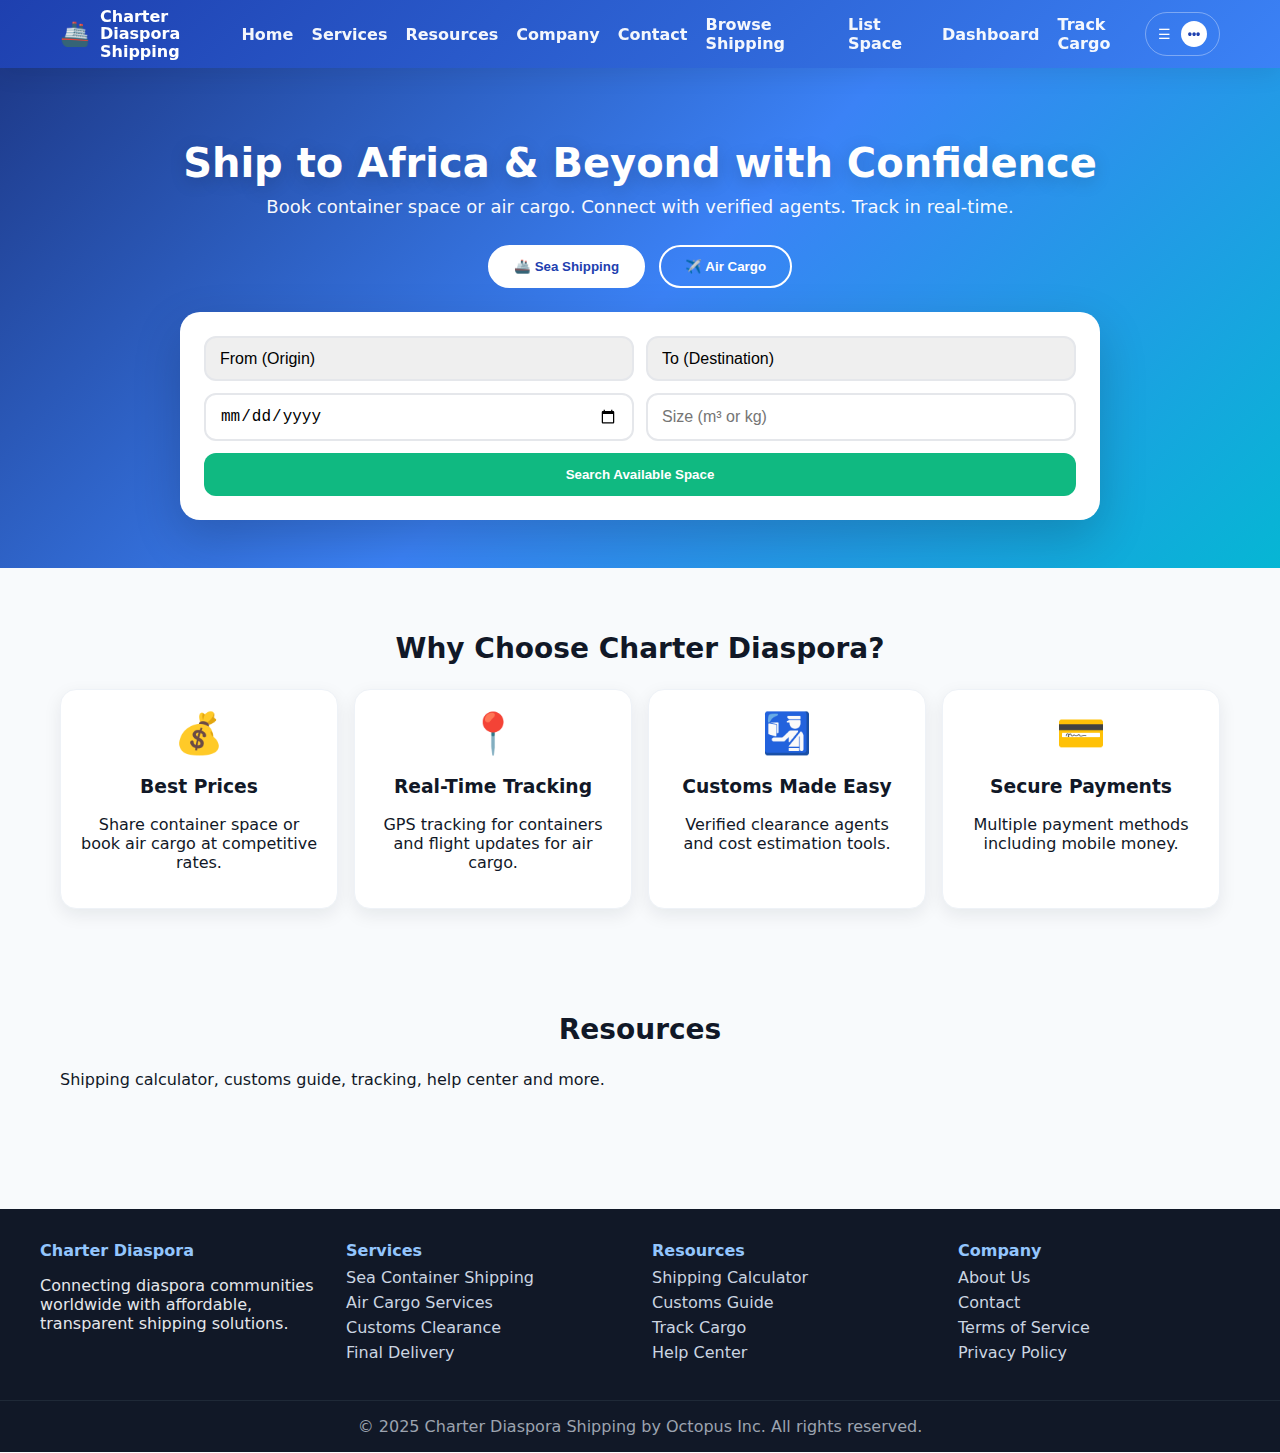
<file: index.html>
<!DOCTYPE html>
<html lang="en">
<head>
  <meta charset="utf-8" />
  <meta name="viewport" content="width=device-width,initial-scale=1" />
  <title>Charter Diaspora Shipping</title>
  <link rel="stylesheet" href="style.css" />
</head>
<body>

  <!-- ====== NAVBAR ====== -->
  <nav class="nav">
    <div class="container nav-row">
      <a class="brand" href="index.html">
        <span class="brand-emoji">🚢</span>
        <span class="brand-text">Charter Diaspora<br/>Shipping</span>
      </a>

      <div class="nav-links">
        <a href="index.html#home">Home</a>
        <a href="index.html#features">Services</a>
        <a href="index.html#resources">Resources</a>
        <a href="about.html">Company</a>
        <a href="index.html#contact">Contact</a>
        <a href="index.html#browse" data-goto="browse">Browse Shipping</a>
        <a href="index.html#list" data-goto="list">List Space</a>
        <a href="index.html#dashboard" data-goto="dashboard">Dashboard</a>
        <a href="index.html#track" data-goto="track">Track Cargo</a>
      </div>

      <!-- Airbnb-like “More” menu (replaces the Sign Out pill) -->
      <div class="menu-wrapper">
        <button id="menu-trigger" class="menu-trigger" aria-haspopup="true" aria-expanded="false" aria-label="Open menu">
          <span class="menu-icon">☰</span>
          <span class="menu-avatar">•••</span>
        </button>

        <div id="menu-panel" class="menu-panel" role="menu" aria-hidden="true">
          <div class="menu-section">
            <a class="menu-item" href="help.html">Help Center</a>
          </div>

          <div class="menu-section">
            <div class="menu-label">Hosting</div>
            <a class="menu-item" href="#" onclick="alert('Demo: Become a host'); return false;">Become a host</a>
            <a class="menu-item" href="#" onclick="alert('Demo: Find a co-host'); return false;">Find a co-host</a>
            <a class="menu-item" href="#" onclick="alert('Demo: Gift cards'); return false;">Gift cards</a>
          </div>

          <div class="menu-section">
            <a class="menu-item" href="index.html#signin" onclick="showToast('Use the demo Sign In screen'); return false;">Log in or sign up</a>
          </div>
        </div>
      </div>
    </div>
  </nav>

  <!-- ====== HERO ====== -->
  <header id="home" class="hero">
    <div class="container">
      <h1 class="hero-title">Ship to Africa &amp; Beyond with Confidence</h1>
      <p class="hero-sub">Book container space or air cargo. Connect with verified agents. Track in real-time.</p>

      <div class="toggle">
        <button id="seaBtn" class="toggle-btn active" aria-pressed="true">🚢 Sea Shipping</button>
        <button id="airBtn" class="toggle-btn" aria-pressed="false">✈️ Air Cargo</button>
      </div>

      <div class="search-card">
        <div class="search-row">
          <select class="input">
            <option value="">From (Origin)</option>
            <option>New York, USA</option>
            <option>Paris, France</option>
            <option>London, UK</option>
            <option>Brussels, Belgium</option>
            <option>Hamburg, Germany</option>
          </select>
          <select class="input">
            <option value="">To (Destination)</option>
            <option>Dakar, Senegal</option>
            <option>Lagos, Nigeria</option>
            <option>Douala, Cameroon</option>
            <option>Abidjan, Ivory Coast</option>
            <option>Accra, Ghana</option>
          </select>
        </div>
        <div class="search-row">
          <input class="input" type="date" />
          <input class="input" type="number" placeholder="Size (m³ or kg)" />
        </div>
        <button class="btn btn-success" onclick="goto('browse')">Search Available Space</button>
      </div>
    </div>
  </header>

  <!-- ====== FEATURES ====== -->
  <section id="features" class="section">
    <div class="container">
      <h2 class="section-title">Why Choose Charter Diaspora?</h2>
      <div class="grid-4">
        <div class="card feat">
          <div class="feat-ico">💰</div>
          <h3>Best Prices</h3>
          <p>Share container space or book air cargo at competitive rates.</p>
        </div>
        <div class="card feat">
          <div class="feat-ico">📍</div>
          <h3>Real-Time Tracking</h3>
          <p>GPS tracking for containers and flight updates for air cargo.</p>
        </div>
        <div class="card feat">
          <div class="feat-ico">🛂</div>
          <h3>Customs Made Easy</h3>
          <p>Verified clearance agents and cost estimation tools.</p>
        </div>
        <div class="card feat">
          <div class="feat-ico">💳</div>
          <h3>Secure Payments</h3>
          <p>Multiple payment methods including mobile money.</p>
        </div>
      </div>
    </div>
  </section>

  <!-- ====== RESOURCES (anchor only) ====== -->
  <section id="resources" class="section slim">
    <div class="container">
      <h2 class="section-title">Resources</h2>
      <p>Shipping calculator, customs guide, tracking, help center and more.</p>
    </div>
  </section>

  <!-- ====== FOOTER ====== -->
  <footer class="footer">
    <div class="container footer-grid">
      <div>
        <h4>Charter Diaspora</h4>
        <p>Connecting diaspora communities worldwide with affordable, transparent shipping solutions.</p>
      </div>

      <div>
        <h4>Services</h4>
        <a href="index.html#sea">Sea Container Shipping</a>
        <a href="index.html#air">Air Cargo Services</a>
        <a href="index.html#customs">Customs Clearance</a>
        <a href="index.html#final">Final Delivery</a>
      </div>

      <div>
        <h4>Resources</h4>
        <a href="index.html#calculator">Shipping Calculator</a>
        <a href="index.html#guide">Customs Guide</a>
        <a href="index.html#track" data-goto="track">Track Cargo</a>
        <a href="help.html">Help Center</a>
      </div>

      <div>
        <h4>Company</h4>
        <a href="about.html">About Us</a>
        <a href="index.html#contact">Contact</a>
        <a href="terms.html">Terms of Service</a>
        <a href="privacy.html">Privacy Policy</a>
      </div>
    </div>

    <div class="footer-bottom">
      © 2025 Charter Diaspora Shipping by Octopus Inc. All rights reserved.
    </div>
  </footer>

  <script>
    // --- toggle sea/air buttons (purely cosmetic here)
    const seaBtn = document.getElementById('seaBtn');
    const airBtn = document.getElementById('airBtn');
    function setMode(mode){
      const sea = mode === 'sea';
      seaBtn.classList.toggle('active', sea);
      seaBtn.setAttribute('aria-pressed', sea);
      airBtn.classList.toggle('active', !sea);
      airBtn.setAttribute('aria-pressed', !sea);
    }
    seaBtn?.addEventListener('click', () => setMode('sea'));
    airBtn?.addEventListener('click', () => setMode('air'));

    // --- “More” popover menu behaviour
    (function () {
      const trigger = document.getElementById('menu-trigger');
      const panel = document.getElementById('menu-panel');
      if (!trigger || !panel) return;

      function closePanel(){
        panel.classList.remove('open');
        panel.setAttribute('aria-hidden','true');
        trigger.setAttribute('aria-expanded','false');
      }
      function openPanel(){
        panel.classList.add('open');
        panel.setAttribute('aria-hidden','false');
        trigger.setAttribute('aria-expanded','true');
      }
      function togglePanel(e){
        e.preventDefault();
        panel.classList.contains('open') ? closePanel() : openPanel();
      }

      trigger.addEventListener('click', togglePanel);
      document.addEventListener('click', (e)=>{
        if (!panel.contains(e.target) && !trigger.contains(e.target)) closePanel();
      });
      document.addEventListener('keydown', (e)=>{ if (e.key === 'Escape') closePanel(); });
    })();

    // --- simple router jump for demo anchors with data-goto
    function goto(name){
      const map = { browse:'#browse', list:'#list', dashboard:'#dashboard', track:'#track' };
      const hash = map[name] || '#home';
      window.location.hash = hash;
    }
    document.querySelectorAll('[data-goto]').forEach(a => {
      a.addEventListener('click', (e)=>{ e.preventDefault(); goto(a.dataset.goto); });
    });

    // tiny toast for demo login
    function showToast(msg){
      alert(msg);
    }
  </script>
</body>
</html>
</file>
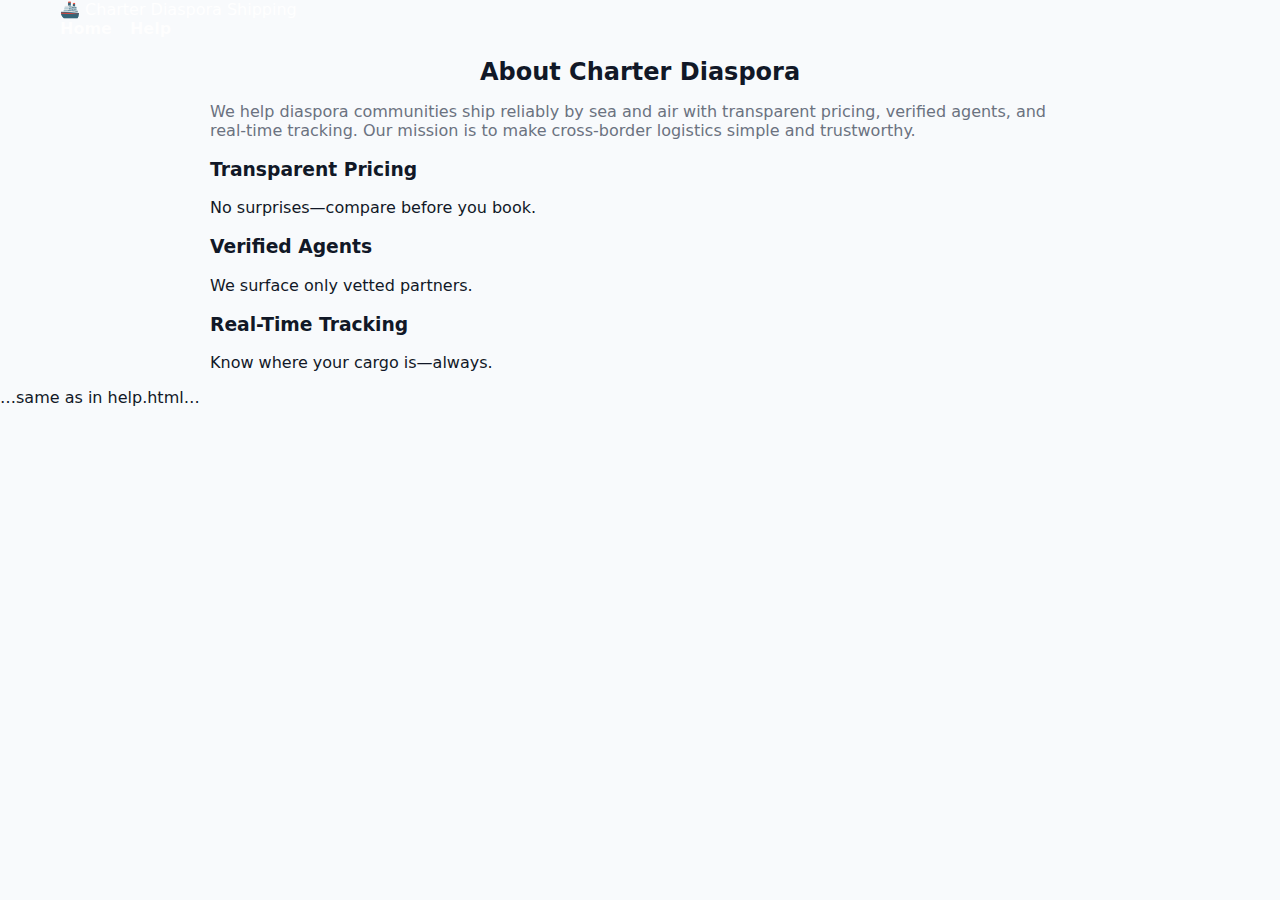
<file: about.html>
<!DOCTYPE html>
<html lang="en">
<head>
  <meta charset="UTF-8" />
  <meta name="viewport" content="width=device-width, initial-scale=1.0"/>
  <title>About Us • Charter Diaspora</title>
  <link rel="stylesheet" href="style.css" />
</head>
<body>
  <nav>
    <div class="container">
      <div class="logo">
        <a href="index.html" style="color:#fff;text-decoration:none">🚢 Charter Diaspora Shipping</a>
      </div>
      <div class="nav-links">
        <a href="index.html">Home</a>
        <a href="help.html">Help</a>
      </div>
    </div>
  </nav>

  <section class="listings-section">
    <div class="container" style="max-width:900px">
      <h2 style="text-align:center;margin-bottom:16px;">About Charter Diaspora</h2>
      <p style="color:#6b7280;margin-bottom:16px">
        We help diaspora communities ship reliably by sea and air with transparent pricing, verified agents,
        and real-time tracking. Our mission is to make cross-border logistics simple and trustworthy.
      </p>
      <div class="features-grid">
        <div class="feature-card"><h3>Transparent Pricing</h3><p>No surprises—compare before you book.</p></div>
        <div class="feature-card"><h3>Verified Agents</h3><p>We surface only vetted partners.</p></div>
        <div class="feature-card"><h3>Real-Time Tracking</h3><p>Know where your cargo is—always.</p></div>
      </div>
    </div>
  </section>

  <footer>…same as in help.html…</footer>
</body>
</html>
</file>
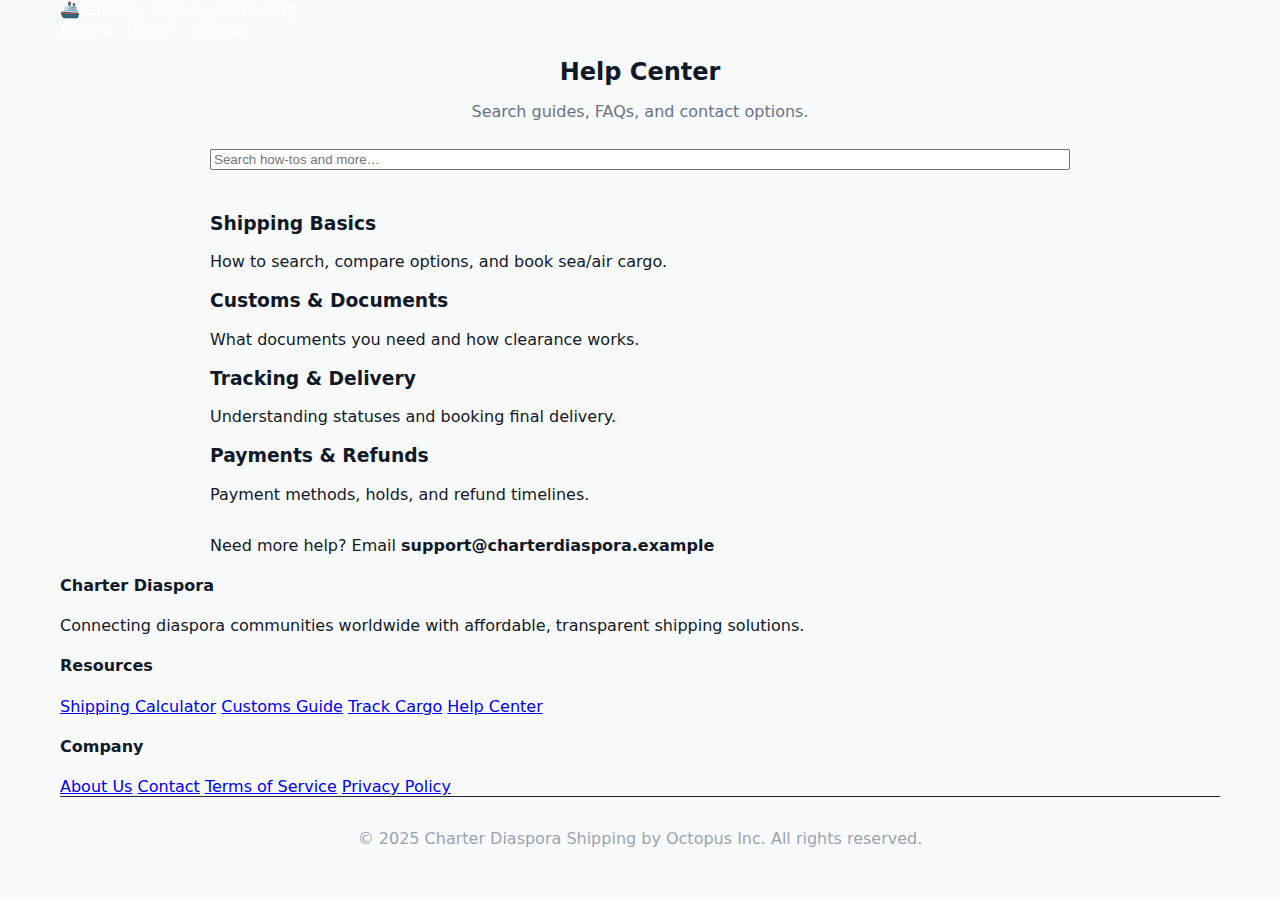
<file: help.html>
<!DOCTYPE html>
<html lang="en">
<head>
  <meta charset="UTF-8" />
  <meta name="viewport" content="width=device-width, initial-scale=1.0"/>
  <title>Help Center • Charter Diaspora</title>
  <link rel="stylesheet" href="style.css" />
</head>
<body>

  <!-- Simple Navbar -->
  <nav>
    <div class="container">
      <div class="logo">
        <a href="index.html" style="color:#fff;text-decoration:none">🚢 Charter Diaspora Shipping</a>
      </div>
      <div class="nav-links">
        <a href="index.html">Home</a>
        <a href="index.html#track">Track</a>
        <a href="about.html">About</a>
      </div>
    </div>
  </nav>

  <!-- Page content -->
  <section class="listings-section">
    <div class="container" style="max-width:900px">
      <h2 style="text-align:center;margin-bottom:16px;">Help Center</h2>
      <p style="text-align:center;color:#6b7280;margin-bottom:28px">
        Search guides, FAQs, and contact options.
      </p>

      <input class="search-input" type="search" placeholder="Search how-tos and more…" style="width:100%;margin-bottom:24px"/>

      <div class="features-grid">
        <div class="feature-card">
          <h3>Shipping Basics</h3>
          <p>How to search, compare options, and book sea/air cargo.</p>
        </div>
        <div class="feature-card">
          <h3>Customs & Documents</h3>
          <p>What documents you need and how clearance works.</p>
        </div>
        <div class="feature-card">
          <h3>Tracking & Delivery</h3>
          <p>Understanding statuses and booking final delivery.</p>
        </div>
        <div class="feature-card">
          <h3>Payments & Refunds</h3>
          <p>Payment methods, holds, and refund timelines.</p>
        </div>
      </div>

      <div style="margin-top:32px" class="alert alert-info">
        Need more help? Email <strong>support@charterdiaspora.example</strong>
      </div>
    </div>
  </section>

  <!-- Footer (same link targets you set) -->
  <footer>
    <div class="container">
      <div class="footer-content">
        <div class="footer-section">
          <h4>Charter Diaspora</h4>
          <p>Connecting diaspora communities worldwide with affordable, transparent shipping solutions.</p>
        </div>
        <div class="footer-section">
          <h4>Resources</h4>
          <a href="index.html#calculator">Shipping Calculator</a>
          <a href="index.html#guide">Customs Guide</a>
          <a href="index.html#track">Track Cargo</a>
          <a href="help.html">Help Center</a>
        </div>
        <div class="footer-section">
          <h4>Company</h4>
          <a href="about.html">About Us</a>
          <a href="index.html#contact">Contact</a>
          <a href="terms.html">Terms of Service</a>
          <a href="privacy.html">Privacy Policy</a>
        </div>
      </div>
      <div class="footer-bottom">
        <p>&copy; 2025 Charter Diaspora Shipping by Octopus Inc. All rights reserved.</p>
      </div>
    </div>
  </footer>
</body>
</html>
</file>
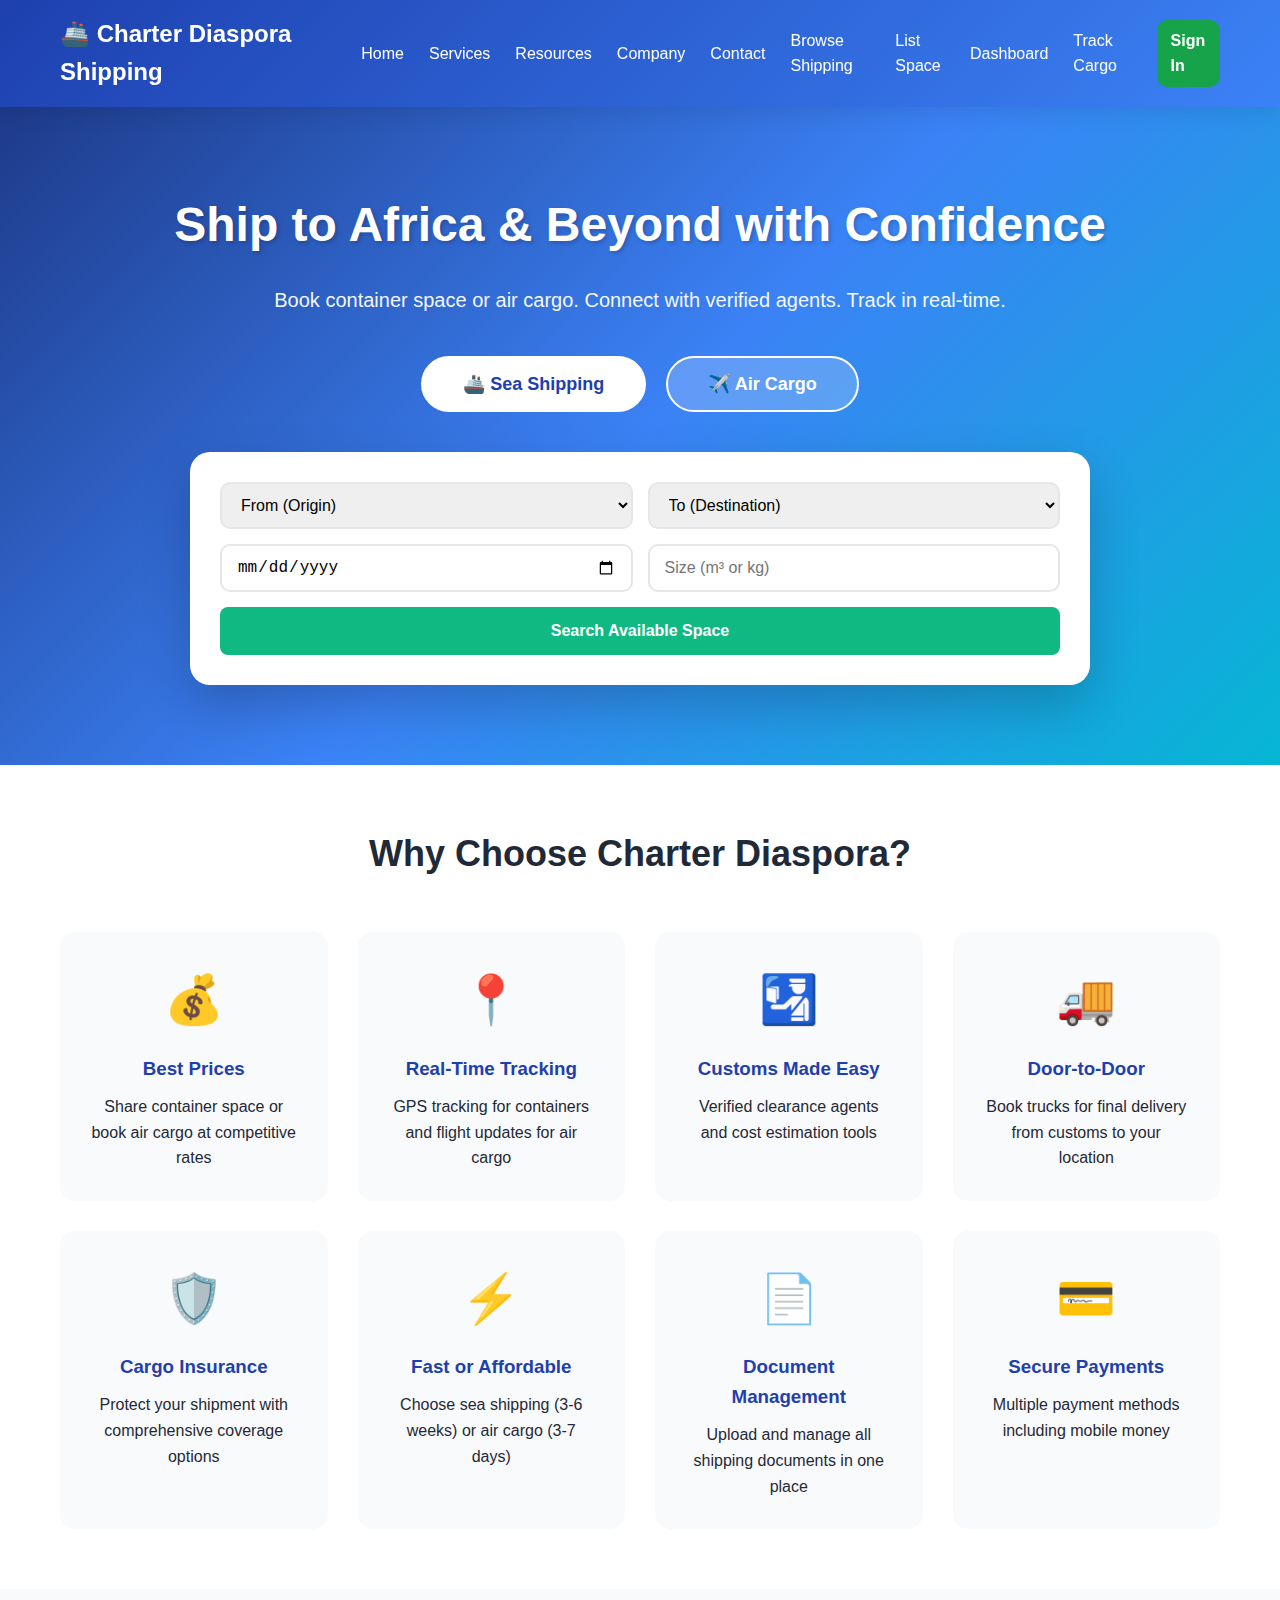
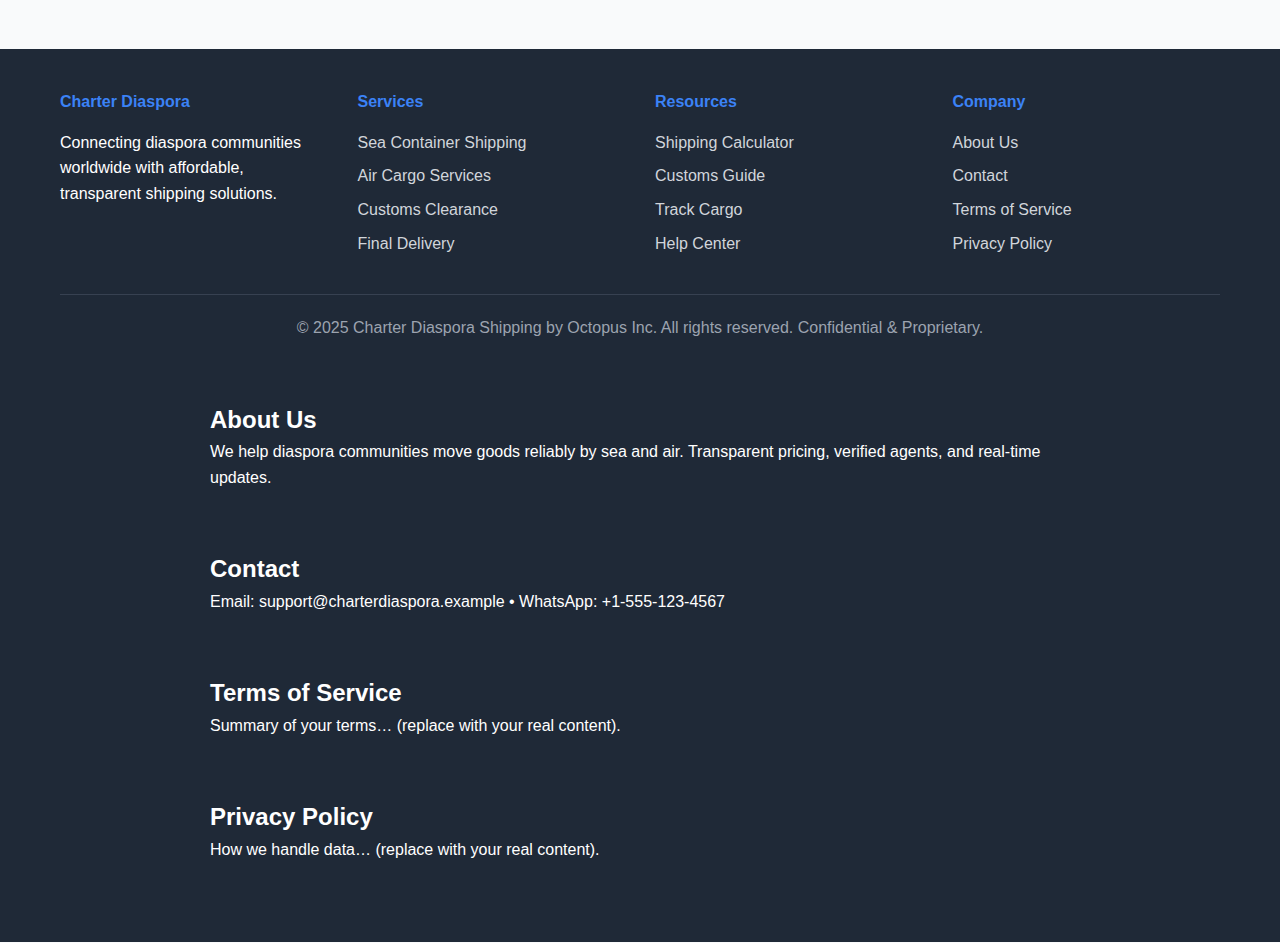
<file: index.backup.html>
<!DOCTYPE html>
<html lang="en">
<head>
    <meta charset="UTF-8">
    <meta name="viewport" content="width=device-width, initial-scale=1.0">
    <title>Charter Diaspora Shipping - Sea & Air Cargo Platform</title>
    <style>
        * {
            margin: 0;
            padding: 0;
            box-sizing: border-box;
        }
/* Offset targets so they don't hide under the sticky navbar */
#about, #contact, #terms, #privacy,
#calculator, #customs, #help {
  scroll-margin-top: 90px; /* adjust if your nav height is different */
}

        body {
            font-family: -apple-system, BlinkMacSystemFont, 'Segoe UI', Roboto, Oxygen, Ubuntu, Cantarell, sans-serif;
            line-height: 1.6;
            color: #1f2937;
            background: #f9fafb;
        }

        .container {
            max-width: 1200px;
            margin: 0 auto;
            padding: 0 20px;
        }

        /* Navigation */
        nav {
            background: linear-gradient(135deg, #1e40af 0%, #3b82f6 100%);
            color: white;
            box-shadow: 0 4px 20px rgba(0,0,0,0.1);
            position: sticky;
            top: 0;
            z-index: 100;
        }

        nav .container {
            display: flex;
            justify-content: space-between;
            align-items: center;
            padding: 15px 20px;
        }

        .logo {
            font-size: 24px;
            font-weight: bold;
            display: flex;
            align-items: center;
            gap: 10px;
            cursor: pointer;
        }

        .nav-links {
            display: flex;
            gap: 25px;
            align-items: center;
        }

        .nav-links a {
            text-decoration: none;
            color: white;
            font-weight: 500;
            transition: opacity 0.3s;
        }

        .nav-links a:hover {
            opacity: 0.8;
        }

        .btn {
            padding: 10px 20px;
            border: none;
            border-radius: 8px;
            cursor: pointer;
            font-weight: 600;
            transition: all 0.3s;
            text-decoration: none;
            display: inline-block;
        }

        .btn-primary {
            background: white;
            color: #1e40af;
        }

        .btn-primary:hover {
            transform: translateY(-2px);
            box-shadow: 0 4px 12px rgba(255,255,255,0.3);
        }

        .btn-secondary {
            background: #3b82f6;
            color: white;
        }

        .btn-secondary:hover {
            background: #2563eb;
        }

        .btn-success {
            background: #10b981;
            color: white;
            width: 100%;
            padding: 15px;
            font-size: 16px;
        }

        .btn-success:hover {
            background: #059669;
        }

        /* Hero Section */
        .hero {
            background: linear-gradient(135deg, #1e3a8a 0%, #3b82f6 50%, #06b6d4 100%);
            color: white;
            padding: 80px 0;
            text-align: center;
        }

        .hero h1 {
            font-size: 48px;
            margin-bottom: 20px;
            text-shadow: 2px 2px 4px rgba(0,0,0,0.2);
        }

        .hero p {
            font-size: 20px;
            margin-bottom: 40px;
            opacity: 0.95;
        }

        .shipping-toggle {
            display: flex;
            justify-content: center;
            gap: 20px;
            margin-bottom: 40px;
        }

        .toggle-btn {
            padding: 15px 40px;
            background: rgba(255,255,255,0.2);
            border: 2px solid white;
            color: white;
            border-radius: 50px;
            cursor: pointer;
            font-size: 18px;
            font-weight: 600;
            transition: all 0.3s;
            display: flex;
            align-items: center;
            gap: 10px;
        }

        .toggle-btn.active {
            background: white;
            color: #1e40af;
        }

        .toggle-btn:hover {
            transform: translateY(-2px);
        }

        .search-container {
            background: white;
            padding: 30px;
            border-radius: 20px;
            max-width: 900px;
            margin: 0 auto;
            box-shadow: 0 20px 50px rgba(0,0,0,0.2);
        }

        .search-row {
            display: grid;
            grid-template-columns: repeat(auto-fit, minmax(200px, 1fr));
            gap: 15px;
            margin-bottom: 15px;
        }

        .search-input {
            padding: 12px 15px;
            border: 2px solid #e5e7eb;
            border-radius: 10px;
            font-size: 16px;
            outline: none;
            transition: border-color 0.3s;
        }

        .search-input:focus {
            border-color: #3b82f6;
        }

        /* Features Section */
        .features {
            padding: 60px 0;
            background: white;
        }

        .features h2 {
            text-align: center;
            font-size: 36px;
            margin-bottom: 50px;
            color: #1f2937;
        }

        .features-grid {
            display: grid;
            grid-template-columns: repeat(auto-fit, minmax(250px, 1fr));
            gap: 30px;
        }

        .feature-card {
            text-align: center;
            padding: 30px;
            background: #f9fafb;
            border-radius: 15px;
            transition: transform 0.3s;
        }

        .feature-card:hover {
            transform: translateY(-5px);
        }

        .feature-icon {
            font-size: 48px;
            margin-bottom: 15px;
        }

        .feature-card h3 {
            margin-bottom: 10px;
            color: #1e40af;
        }

        /* Listings Grid */
        .listings-section {
            padding: 60px 0;
        }

        .section-header {
            display: flex;
            justify-content: space-between;
            align-items: center;
            margin-bottom: 30px;
            flex-wrap: wrap;
            gap: 20px;
        }

        .section-header h2 {
            font-size: 32px;
        }

        .filters {
            display: flex;
            gap: 10px;
            flex-wrap: wrap;
        }

        .filter-btn {
            padding: 8px 16px;
            background: white;
            border: 2px solid #e5e7eb;
            border-radius: 20px;
            cursor: pointer;
            font-size: 14px;
            transition: all 0.3s;
        }

        .filter-btn:hover, .filter-btn.active {
            background: #3b82f6;
            color: white;
            border-color: #3b82f6;
        }

        .listings-grid {
            display: grid;
            grid-template-columns: repeat(auto-fill, minmax(350px, 1fr));
            gap: 25px;
        }

        .listing-card {
            background: white;
            border-radius: 15px;
            overflow: hidden;
            box-shadow: 0 4px 15px rgba(0,0,0,0.1);
            transition: all 0.3s;
            cursor: pointer;
        }

        .listing-card:hover {
            transform: translateY(-5px);
            box-shadow: 0 8px 30px rgba(0,0,0,0.15);
        }

        .listing-header {
            background: linear-gradient(135deg, #1e40af 0%, #3b82f6 100%);
            color: white;
            padding: 20px;
            display: flex;
            justify-content: space-between;
            align-items: center;
        }

        .route {
            display: flex;
            align-items: center;
            gap: 10px;
            font-size: 18px;
            font-weight: bold;
        }

        .shipping-badge {
            padding: 5px 12px;
            border-radius: 15px;
            font-size: 12px;
            font-weight: 600;
        }

        .badge-sea {
            background: #06b6d4;
        }

        .badge-air {
            background: #8b5cf6;
        }

        .listing-body {
            padding: 20px;
        }

        .listing-info {
            display: grid;
            grid-template-columns: 1fr 1fr;
            gap: 15px;
            margin-bottom: 15px;
        }

        .info-item {
            display: flex;
            align-items: center;
            gap: 8px;
            color: #6b7280;
            font-size: 14px;
        }

        .info-item strong {
            color: #1f2937;
        }

        .price-section {
            display: flex;
            justify-content: space-between;
            align-items: center;
            padding-top: 15px;
            border-top: 2px solid #f3f4f6;
        }

        .price {
            font-size: 28px;
            font-weight: bold;
            color: #1e40af;
        }

        .price-unit {
            font-size: 14px;
            color: #6b7280;
        }

        .rating {
            display: flex;
            align-items: center;
            gap: 5px;
            color: #f59e0b;
        }

        /* Modal */
        .modal {
            display: none;
            position: fixed;
            top: 0;
            left: 0;
            width: 100%;
            height: 100%;
            background: rgba(0,0,0,0.7);
            z-index: 1000;
            overflow-y: auto;
        }

        .modal.active {
            display: flex;
            align-items: center;
            justify-content: center;
            padding: 20px;
        }

        .modal-content {
            background: white;
            border-radius: 20px;
            max-width: 1000px;
            width: 100%;
            max-height: 90vh;
            overflow-y: auto;
        }

        .modal-header {
            background: linear-gradient(135deg, #1e40af 0%, #3b82f6 100%);
            color: white;
            padding: 30px;
            display: flex;
            justify-content: space-between;
            align-items: center;
        }

        .close-modal {
            font-size: 32px;
            cursor: pointer;
            color: white;
            background: rgba(255,255,255,0.2);
            width: 40px;
            height: 40px;
            border-radius: 50%;
            display: flex;
            align-items: center;
            justify-content: center;
        }

        .modal-body {
            padding: 30px;
        }

        .tabs {
            display: flex;
            gap: 10px;
            margin-bottom: 30px;
            border-bottom: 2px solid #e5e7eb;
        }

        .tab {
            padding: 12px 24px;
            cursor: pointer;
            border-bottom: 3px solid transparent;
            font-weight: 600;
            color: #6b7280;
            transition: all 0.3s;
        }

        .tab.active {
            color: #3b82f6;
            border-bottom-color: #3b82f6;
        }

        .tab-content {
            display: none;
        }

        .tab-content.active {
            display: block;
        }

        .form-grid {
            display: grid;
            gap: 20px;
        }

        .form-group {
            display: flex;
            flex-direction: column;
        }

        .form-group label {
            margin-bottom: 8px;
            font-weight: 600;
            color: #374151;
        }

        .form-group input, .form-group select, .form-group textarea {
            padding: 12px;
            border: 2px solid #e5e7eb;
            border-radius: 8px;
            font-size: 16px;
            outline: none;
            transition: border-color 0.3s;
        }

        .form-group input:focus, .form-group select:focus, .form-group textarea:focus {
            border-color: #3b82f6;
        }

        .two-col {
            display: grid;
            grid-template-columns: 1fr 1fr;
            gap: 20px;
        }

        .cost-estimator {
            background: #f0f9ff;
            padding: 25px;
            border-radius: 15px;
            border: 2px solid #3b82f6;
        }

        .cost-row {
            display: flex;
            justify-content: space-between;
            margin: 12px 0;
            color: #1f2937;
        }

        .cost-row.total {
            font-size: 20px;
            font-weight: bold;
            border-top: 2px solid #3b82f6;
            padding-top: 15px;
            margin-top: 15px;
            color: #1e40af;
        }

        .agent-card {
            background: white;
            border: 2px solid #e5e7eb;
            border-radius: 12px;
            padding: 20px;
            margin-bottom: 15px;
            cursor: pointer;
            transition: all 0.3s;
        }

        .agent-card:hover {
            border-color: #3b82f6;
            box-shadow: 0 4px 12px rgba(59,130,246,0.2);
        }

        .agent-card.selected {
            border-color: #3b82f6;
            background: #f0f9ff;
        }

        .agent-header {
            display: flex;
            justify-content: space-between;
            align-items: center;
            margin-bottom: 10px;
        }

        .agent-name {
            font-weight: bold;
            font-size: 18px;
            color: #1f2937;
        }

        .verified-badge {
            background: #10b981;
            color: white;
            padding: 4px 10px;
            border-radius: 12px;
            font-size: 12px;
            font-weight: 600;
        }

        .agent-info {
            display: flex;
            gap: 15px;
            color: #6b7280;
            font-size: 14px;
            flex-wrap: wrap;
        }

        .progress-tracker {
            display: flex;
            justify-content: space-between;
            margin: 30px 0;
            position: relative;
        }

        .progress-tracker::before {
            content: '';
            position: absolute;
            top: 20px;
            left: 0;
            right: 0;
            height: 2px;
            background: #e5e7eb;
            z-index: 0;
        }

        .progress-step {
            text-align: center;
            flex: 1;
            position: relative;
            z-index: 1;
        }

        .progress-circle {
            width: 40px;
            height: 40px;
            border-radius: 50%;
            background: white;
            border: 3px solid #e5e7eb;
            margin: 0 auto 10px;
            display: flex;
            align-items: center;
            justify-content: center;
            font-weight: bold;
        }

        .progress-step.completed .progress-circle {
            background: #10b981;
            border-color: #10b981;
            color: white;
        }

        .insurance-options {
            display: grid;
            gap: 15px;
        }

        .insurance-card {
            border: 2px solid #e5e7eb;
            padding: 20px;
            border-radius: 12px;
            cursor: pointer;
            transition: all 0.3s;
        }

        .insurance-card:hover, .insurance-card.selected {
            border-color: #3b82f6;
            background: #f0f9ff;
        }

        .insurance-card h4 {
            color: #1e40af;
            margin-bottom: 10px;
        }

        .hidden {
            display: none !important;
        }

        .alert {
            padding: 15px 20px;
            border-radius: 10px;
            margin-bottom: 20px;
        }

        .alert-success {
            background: #d1fae5;
            color: #065f46;
            border: 2px solid #10b981;
        }

        .alert-info {
            background: #dbeafe;
            color: #1e40af;
            border: 2px solid #3b82f6;
        }

        .truck-card {
            border: 2px solid #e5e7eb;
            padding: 20px;
            border-radius: 12px;
            margin-bottom: 15px;
            cursor: pointer;
            transition: all 0.3s;
        }

        .truck-card:hover, .truck-card.selected {
            border-color: #3b82f6;
            background: #f0f9ff;
        }

        .truck-header {
            display: flex;
            justify-content: space-between;
            align-items: center;
            margin-bottom: 10px;
        }

        /* Dashboard */
        .dashboard {
            padding: 40px 0;
        }

        .stats-grid {
            display: grid;
            grid-template-columns: repeat(auto-fit, minmax(200px, 1fr));
            gap: 20px;
            margin-bottom: 30px;
        }

        .stat-card {
            background: linear-gradient(135deg, #1e40af 0%, #3b82f6 100%);
            color: white;
            padding: 25px;
            border-radius: 15px;
            text-align: center;
        }

        .stat-value {
            font-size: 36px;
            font-weight: bold;
            margin-bottom: 5px;
        }

        .stat-label {
            opacity: 0.9;
        }

        table {
            width: 100%;
            border-collapse: collapse;
            background: white;
        }

        th, td {
            padding: 15px;
            text-align: left;
            border-bottom: 1px solid #e5e7eb;
        }

        th {
            background: #f9fafb;
            font-weight: 600;
        }

        .status-badge {
            padding: 5px 12px;
            border-radius: 15px;
            font-size: 12px;
            font-weight: 600;
        }

        .status-in-transit {
            background: #dbeafe;
            color: #1e40af;
        }

        .status-delivered {
            background: #d1fae5;
            color: #065f46;
        }

        .status-pending {
            background: #fef3c7;
            color: #92400e;
        }

        footer {
            background: #1f2937;
            color: white;
            padding: 40px 0 20px;
            margin-top: 60px;
        }

        .footer-content {
            display: grid;
            grid-template-columns: repeat(auto-fit, minmax(200px, 1fr));
            gap: 30px;
            margin-bottom: 30px;
        }

        .footer-section h4 {
            margin-bottom: 15px;
            color: #3b82f6;
        }

        .footer-section a {
            display: block;
            color: #d1d5db;
            text-decoration: none;
            margin-bottom: 8px;
        }

        .footer-bottom {
            text-align: center;
            padding-top: 20px;
            border-top: 1px solid #374151;
            color: #9ca3af;
        }

        @media (max-width: 768px) {
            .hero h1 {
                font-size: 32px;
            }

            .search-row {
                grid-template-columns: 1fr;
            }

            .two-col {
                grid-template-columns: 1fr;
            }

            .shipping-toggle {
                flex-direction: column;
            }
        }
        .hidden {
  display: none;
}
/* ===== Auth buttons & panel visibility ===== */
#signin-page button,
#signin-page input[type="submit"],
#signup-page button,
#signup-page input[type="submit"],
.signin-btn {
  background-color: #16a34a;
  color: #fff !important;
  font-weight: 600;
  border: none;
  border-radius: 8px;
  padding: 10px 16px;
  cursor: pointer;
}
#signin-page button:hover,
#signin-page input[type="submit"]:hover,
#signup-page button:hover,
#signup-page input[type="submit"]:hover,
.signin-btn:hover {
  background-color: #15803d;
}

/* Make the sign in/up card stand out */
#signin-page .container.auth,
#signup-page .container.auth {
  background: #ffffff;
  padding: 32px;
  border-radius: 12px;
  box-shadow: 0 4px 20px rgba(0,0,0,0.06);
  max-width: 480px;
  margin: 32px auto;
}
/* Navbar auth pill: make it visible */
#signin-btn,
#signout-btn {
  background: #16a34a;          /* green pill */
  color: #ffffff !important;     /* white text */
  border-radius: 10px;
  padding: 8px 14px;
  font-weight: 600;
  display: inline-block;
}

#signin-btn:hover,
#signout-btn:hover {
  background: #15803d;
}

/* If your nav link styles are overriding the color, neutralize them */
nav a#signin-btn,
nav a#signout-btn {
  color: #ffffff !important;
  text-decoration: none;
}

    </style>
</head>
<script>
  // Smooth-scroll to the hash target (after page switch)
  function scrollToHash() {
    const hash = window.location.hash;
    if (!hash) return;
    const el = document.querySelector(hash);
    if (!el) return;
    requestAnimationFrame(() => {
      el.scrollIntoView({ behavior: 'smooth', block: 'start' });
    });
  }

  // Wrap the existing showPage so it also scrolls when a hash is set
  const _origShowPage = window.showPage;
  window.showPage = function(id) {
    _origShowPage(id);
    scrollToHash();
  };

  // Handle back/forward when only the hash changes
  window.addEventListener('hashchange', scrollToHash);
</script>
<body>
    <!-- Navigation -->
    <nav>
        <div class="container">
            <div class="logo" onclick="showPage('home')">
                🚢 Charter Diaspora Shipping
            </div>
            <div class="nav-links">
                <!-- Section links (scroll on the same page) -->
            <a href="#home" onclick="showPage('home')">Home</a>
            <a href="#features">Services</a>
            <a href="#resources">Resources</a>
            <a href="#company">Company</a>
            <a href="#contact">Contact</a>
              <!-- App pages (keep or hide as you wish) -->
                <a href="#" onclick="showPage('browse')">Browse Shipping</a>
                <a href="#" onclick="showPage('list')">List Space</a>
                <a href="#" onclick="showPage('dashboard')">Dashboard</a>
                <a href="#" onclick="showPage('track')">Track Cargo</a>
                <a href="#" class="btn btn-primary" id="signin-btn" onclick="showPage('signin')">Sign In</a>
                <a href="#" class="btn btn-primary hidden" id="signout-btn" onclick="logout()">Sign Out</a>
</div>
            </div>
        </div>
    </nav>

    <!-- Home Page -->
    <div id="home">
        <!-- Hero Section -->
        <section class="hero">
            <div class="container">
                <h1>Ship to Africa & Beyond with Confidence</h1>
                <p>Book container space or air cargo. Connect with verified agents. Track in real-time.</p>
               
                <div class="shipping-toggle">
                    <button class="toggle-btn active" onclick="setShippingMethod('sea')" id="sea-toggle">
                        🚢 Sea Shipping
                    </button>
                    <button class="toggle-btn" onclick="setShippingMethod('air')" id="air-toggle">
                        ✈️ Air Cargo
                    </button>
                </div>

                <div class="search-container">
                    <div class="search-row">
                        <select class="search-input" id="origin">
                            <option value="">From (Origin)</option>
                            <option value="New York">New York, USA</option>
                            <option value="Paris">Paris, France</option>
                            <option value="London">London, UK</option>
                            <option value="Brussels">Brussels, Belgium</option>
                            <option value="Hamburg">Hamburg, Germany</option>
                        </select>
                        <select class="search-input" id="destination">
                            <option value="">To (Destination)</option>
                            <option value="Dakar">Dakar, Senegal</option>
                            <option value="Lagos">Lagos, Nigeria</option>
                            <option value="Douala">Douala, Cameroon</option>
                            <option value="Abidjan">Abidjan, Ivory Coast</option>
                            <option value="Accra">Accra, Ghana</option>
                        </select>
                    </div>
                    <div class="search-row">
                        <input type="date" class="search-input" id="departure-date" placeholder="Departure Date">
                        <input type="number" class="search-input" id="cargo-size" placeholder="Size (m³ or kg)">
                    </div>
                    <button class="btn btn-success" onclick="searchShipping()">Search Available Space</button>
                </div>
            </div>
        </section>

        <!-- Features Section -->
        <section id="features" class="features">
            <div class="container">
                <h2>Why Choose Charter Diaspora?</h2>
                <div class="features-grid">
                    <div class="feature-card">
                        <div class="feature-icon">💰</div>
                        <h3>Best Prices</h3>
                        <p>Share container space or book air cargo at competitive rates</p>
                    </div>
                    <div class="feature-card">
                        <div class="feature-icon">📍</div>
                        <h3>Real-Time Tracking</h3>
                        <p>GPS tracking for containers and flight updates for air cargo</p>
                    </div>
                    <div class="feature-card">
                        <div class="feature-icon">🛂</div>
                        <h3>Customs Made Easy</h3>
                        <p>Verified clearance agents and cost estimation tools</p>
                    </div>
                    <div class="feature-card">
                        <div class="feature-icon">🚚</div>
                        <h3>Door-to-Door</h3>
                        <p>Book trucks for final delivery from customs to your location</p>
                    </div>
                    <div class="feature-card">
                        <div class="feature-icon">🛡️</div>
                        <h3>Cargo Insurance</h3>
                        <p>Protect your shipment with comprehensive coverage options</p>
                    </div>
                    <div class="feature-card">
                        <div class="feature-icon">⚡</div>
                        <h3>Fast or Affordable</h3>
                        <p>Choose sea shipping (3-6 weeks) or air cargo (3-7 days)</p>
                    </div>
                    <div class="feature-card">
                        <div class="feature-icon">📄</div>
                        <h3>Document Management</h3>
                        <p>Upload and manage all shipping documents in one place</p>
                    </div>
                    <div class="feature-card">
                        <div class="feature-icon">💳</div>
                        <h3>Secure Payments</h3>
                        <p>Multiple payment methods including mobile money</p>
                    </div>
                </div>
            </div>
        </section>
    </div>

    <!-- Browse Page -->
    <div id="browse-page" class="hidden">
        <section class="listings-section">
            <div class="container">
                <div class="section-header">
                    <h2>Available Shipping Options</h2>
                    <div class="filters">
                        <button class="filter-btn active" onclick="filterListings('all', event)">All</button>
                        <button class="filter-btn" onclick="filterListings('sea', event)">🚢 Sea</button>
                        <button class="filter-btn" onclick="filterListings('air', event)">✈️ Air</button>

                    </div>
                </div>
                <div class="listings-grid" id="listings-grid"></div>
            </div>
        </section>
    </div>

    <!-- List Space Page -->
    <div id="list-page" class="hidden">
        <section class="listings-section">
            <div class="container">
                <div style="background: white; padding: 40px; border-radius: 20px; max-width: 800px; margin: 0 auto;">
                    <h2 style="margin-bottom: 30px;">List Your Shipping Space</h2>
                   
                    <div class="shipping-toggle" style="margin-bottom: 30px;">
                        <button class="toggle-btn active" onclick="setListingType('sea')" id="list-sea">
                            🚢 Container Space
                        </button>
                        <button class="toggle-btn" onclick="setListingType('air')" id="list-air">
                            ✈️ Air Cargo Space
                        </button>
                    </div>

                    <form class="form-grid" onsubmit="submitListing(event)">
                        <div class="two-col">
                            <div class="form-group">
                                <label>Origin Port/Airport *</label>
                                <select required>
                                    <option value="">Select origin...</option>
                                    <option value="New York">New York</option>
                                    <option value="Paris">Paris</option>
                                    <option value="London">London</option>
                                    <option value="Brussels">Brussels</option>
                                </select>
                            </div>
                            <div class="form-group">
                                <label>Destination Port/Airport *</label>
                                <select required>
                                    <option value="">Select destination...</option>
                                    <option value="Dakar">Dakar</option>
                                    <option value="Lagos">Lagos</option>
                                    <option value="Douala">Douala</option>
                                    <option value="Abidjan">Abidjan</option>
                                </select>
                            </div>
                        </div>

                        <div class="two-col">
                            <div class="form-group">
                                <label>Departure Date *</label>
                                <input type="date" required>
                            </div>
                            <div class="form-group">
                                <label>Arrival Date *</label>
                                <input type="date" required>
                            </div>
                        </div>

                        <div id="sea-fields">
                            <div class="two-col">
                                <div class="form-group">
                                    <label>Container Type *</label>
                                    <select>
                                        <option>20ft Standard</option>
                                        <option>40ft Standard</option>
                                        <option>40ft High Cube</option>
                                    </select>
                                </div>
                                <div class="form-group">
                                    <label>Available Space (m³) *</label>
                                    <input type="number" placeholder="e.g., 15" required>
                                </div>
                            </div>
                            <div class="form-group">
                                <label>Price per m³ ($) *</label>
                                <input type="number" placeholder="e.g., 45" required>
                            </div>
                        </div>

                        <div id="air-fields" class="hidden">
                            <div class="two-col">
                                <div class="form-group">
                                    <label>Flight Number *</label>
                                    <input type="text" placeholder="e.g., AF234">
                                </div>
                                <div class="form-group">
                                    <label>Airline *</label>
                                    <input type="text" placeholder="e.g., Air France">
                                </div>
                            </div>
                            <div class="two-col">
                                <div class="form-group">
                                    <label>Available Weight (kg) *</label>
                                    <input type="number" placeholder="e.g., 500">
                                </div>
                                <div class="form-group">
                                    <label>Price per kg ($) *</label>
                                    <input type="number" placeholder="e.g., 12">
                                </div>
                            </div>
                        </div>

                        <div class="form-group">
                            <label>Additional Details</label>
                            <textarea rows="4" placeholder="Cargo restrictions, special handling, etc."></textarea>
                        </div>

                        <button type="submit" class="btn btn-success">Publish Listing</button>
                    </form>
                </div>
            </div>
        </section>
    </div>

    <!-- Track Page -->
    <div id="track-page" class="hidden">
        <section class="listings-section">
            <div class="container">
                <div style="background: white; padding: 40px; border-radius: 20px; max-width: 800px; margin: 0 auto;">
                    <h2 style="margin-bottom: 30px;">Track Your Cargo</h2>
                   
                    <div class="form-group">
                        <label>Tracking Number</label>
                        <input type="text" placeholder="Enter your tracking number" id="tracking-input">
                    </div>
                    <button class="btn btn-success" onclick="trackCargo()">Track Cargo</button>

                    <div id="tracking-result" class="hidden" style="margin-top: 30px;">
                        <div class="alert alert-info">
                            <strong>Tracking ID:</strong> CDS-2025-1234<br>
                            <strong>Status:</strong> In Transit<br>
                            <strong>Current Location:</strong> Mediterranean Sea
                        </div>

                        <div class="progress-tracker">
                            <div class="progress-step completed">
                                <div class="progress-circle">✓</div>
                                <div>Booked</div>
                            </div>
                            <div class="progress-step completed">
                                <div class="progress-circle">✓</div>
                                <div>Loaded</div>
                            </div>
                            <div class="progress-step completed">
                                <div class="progress-circle">3</div>
                                <div>In Transit</div>
                            </div>
                            <div class="progress-step">
                                <div class="progress-circle">4</div>
                                <div>Arrived</div>
                            </div>
                            <div class="progress-step">
                                <div class="progress-circle">5</div>
                                <div>Cleared</div>
                            </div>
                            <div class="progress-step">
                                <div class="progress-circle">6</div>
                                <div>Delivered</div>
                            </div>
                        </div>

                        <div style="margin-top: 30px;">
                            <h3>Shipment Timeline</h3>
                            <div style="margin-top: 20px;">
                                <div style="padding: 15px; border-left: 3px solid #10b981; margin-bottom: 15px; background: #f9fafb;">
                                    <strong>Oct 10, 2025 - 14:30</strong><br>
                                    Container loaded at New York Port
                                </div>
                                <div style="padding: 15px; border-left: 3px solid #10b981; margin-bottom: 15px; background: #f9fafb;">
                                    <strong>Oct 11, 2025 - 08:00</strong><br>
                                    Vessel departed - ETA: Oct 25, 2025
                                </div>
                                <div style="padding: 15px; border-left: 3px solid #3b82f6; background: #f0f9ff;">
                                    <strong>Oct 15, 2025 - 12:00</strong><br>
                                    Current position: Mediterranean Sea
                                </div>
                            </div>
                        </div>
                    </div>
                </div>
            </div>
        </section>
    </div>

    <!-- Dashboard Page -->
    <div id="dashboard-page" class="hidden">
        <section class="dashboard">
            <div class="container">
                <h2 style="margin-bottom: 30px;">Your Dashboard</h2>
               
                <div class="stats-grid">
                    <div class="stat-card">
                        <div class="stat-value">8</div>
                        <div class="stat-label">Active Shipments</div>
                    </div>
                    <div class="stat-card">
                        <div class="stat-value">24</div>
                        <div class="stat-label">Total Shipments</div>
                    </div>
                    <div class="stat-card">
                        <div class="stat-value">$12,450</div>
                        <div class="stat-label">Total Revenue</div>
                    </div>
                    <div class="stat-card">
                        <div class="stat-value">4.9★</div>
                        <div class="stat-label">Rating</div>
                    </div>
                </div>

                <div style="background: white; padding: 30px; border-radius: 20px; margin-top: 30px;">
                    <h3 style="margin-bottom: 20px;">Recent Shipments</h3>
                    <table>
                        <thead>
                            <tr>
                                <th>Tracking ID</th>
                                <th>Route</th>
                                <th>Type</th>
                                <th>Departure</th>
                                <th>Status</th>
                                <th>Amount</th>
                            </tr>
                        </thead>
                        <tbody>
                            <tr>
                                <td>CDS-2025-1234</td>
                                <td>New York → Lagos</td>
                                <td>🚢 Sea</td>
                                <td>Oct 10, 2025</td>
                                <td><span class="status-badge status-in-transit">In Transit</span></td>
                                <td>$680</td>
                            </tr>
                            <tr>
                                <td>CDS-2025-1235</td>
                                <td>Paris → Dakar</td>
                                <td>✈️ Air</td>
                                <td>Oct 12, 2025</td>
                                <td><span class="status-badge status-delivered">Delivered</span></td>
                                <td>$1,200</td>
                            </tr>
                            <tr>
                                <td>CDS-2025-1236</td>
                                <td>London → Accra</td>
                                <td>🚢 Sea</td>
                                <td>Oct 8, 2025</td>
                                <td><span class="status-badge status-pending">Pending Customs</span></td>
                                <td>$540</td>
                            </tr>
                        </tbody>
                    </table>
                </div>
            </div>
        </section>
    </div>

    <!-- Booking Modal -->
    <div id="booking-modal" class="modal">
        <div class="modal-content">
            <div class="modal-header">
                <h2 id="modal-title">Book Shipping Space</h2>
                <span class="close-modal" onclick="closeModal()">&times;</span>
            </div>
            <div class="modal-body">
                <div class="tabs">
                    <div class="tab active" onclick="switchTab('booking')">📦 Booking Details</div>
                    <div class="tab" onclick="switchTab('customs')">🛂 Customs & Agents</div>
                    <div class="tab" onclick="switchTab('delivery')">🚚 Final Delivery</div>
                    <div class="tab" onclick="switchTab('payment')">💳 Payment</div>
                </div>

                <!-- Booking Tab -->
                <div id="booking-tab" class="tab-content active">
                    <div id="listing-details"></div>
                   
                    <div class="form-grid" style="margin-top: 30px;">
                        <div class="form-group">
                            <label>Cargo Description *</label>
                            <input type="text" placeholder="e.g., Household items, Electronics, etc.">
                        </div>
                       
                        <div class="two-col">
                            <div class="form-group">
                                <label id="cargo-label">Cargo Volume (m³) *</label>
                                <input type="number" id="cargo-volume" placeholder="e.g., 5" onchange="calculateCosts()">
                            </div>
                            <div class="form-group">
                                <label>Estimated Weight (kg)</label>
                                <input type="number" id="cargo-weight" placeholder="e.g., 200">
                            </div>
                        </div>

                        <div class="form-group">
                            <label>Special Requirements</label>
                            <textarea rows="3" placeholder="Fragile items, temperature control, etc."></textarea>
                        </div>

                        <div class="insurance-options">
                            <h3>Cargo Insurance (Optional)</h3>
                            <div class="insurance-card" onclick="selectInsurance('basic', event)">
                                <h4>Basic Coverage - $50</h4>
                                <p>Up to $5,000 cargo value</p>
                            </div>
                            <div class="insurance-card" onclick="selectInsurance('premium', event)">
                                <h4>Premium Coverage - $120</h4>
                                <p>Up to $15,000 cargo value + priority claims</p>
                            </div>
                            <div class="insurance-card selected" onclick="selectInsurance('none', event)">
                                <h4>No Insurance</h4>
                                <p>I'll handle insurance separately</p>
                            </div>
                        </div>

                        <div class="cost-estimator">
                            <h3>Cost Breakdown</h3>
                            <div class="cost-row">
                                <span>Shipping Cost</span>
                                <span id="shipping-cost">$0</span>
                            </div>
                            <div class="cost-row">
                                <span>Insurance</span>
                                <span id="insurance-cost">$0</span>
                            </div>
                            <div class="cost-row">
                                <span>Service Fee (8%)</span>
                                <span id="service-fee">$0</span>
                            </div>
                            <div class="cost-row total">
                                <span>Total</span>
                                <span id="total-cost">$0</span>
                            </div>
                        </div>

                        <button class="btn btn-success" onclick="switchTab('customs')">Continue to Customs →</button>
                    </div>
                </div>

                <!-- Customs Tab -->
                <div id="customs-tab" class="tab-content">
                    <h3>Select Clearance Agent</h3>
                    <p style="color: #6b7280; margin-bottom: 20px;">Choose a verified customs clearance agent at your destination</p>
                   
                    <div class="agent-card selected" onclick="selectAgent(1, event)">
                        <div class="agent-header">
                            <div class="agent-name">Swift Customs Services</div>
                            <span class="verified-badge">✓ Verified</span>
                        </div>
                        <div class="agent-info">
                            <span>⭐ 4.9 (234 reviews)</span>
                            <span>📍 Lagos, Nigeria</span>
                            <span>💰 $150 processing fee</span>
                            <span>⚡ 2-3 days clearance</span>
                        </div>
                    </div>

                    <div class="agent-card" onclick="selectAgent(2, event)">
                        <div class="agent-header">
                            <div class="agent-name">Express Clearing Ltd</div>
                            <span class="verified-badge">✓ Verified</span>
                        </div>
                        <div class="agent-info">
                            <span>⭐ 4.7 (189 reviews)</span>
                            <span>📍 Lagos, Nigeria</span>
                            <span>💰 $180 processing fee</span>
                            <span>⚡ 1-2 days clearance</span>
                        </div>
                    </div>

                    <div class="cost-estimator" style="margin-top: 30px;">
                        <h3>Estimated Customs Costs</h3>
                        <div class="alert alert-info">
                            These are estimates based on your cargo information. Actual costs may vary.
                        </div>
                        <div class="cost-row">
                            <span>Import Duty (estimated)</span>
                            <span>$280</span>
                        </div>
                        <div class="cost-row">
                            <span>VAT (estimated)</span>
                            <span>$120</span>
                        </div>
                        <div class="cost-row">
                            <span>Agent Processing Fee</span>
                            <span id="agent-fee">$150</span>
                        </div>
                        <div class="cost-row total">
                            <span>Total Customs Est.</span>
                            <span>$550</span>
                        </div>
                    </div>

                    <div style="display: flex; gap: 15px; margin-top: 20px;">
                        <button class="btn btn-secondary" onclick="switchTab('booking')" style="flex: 1;">← Back</button>
                        <button class="btn btn-success" onclick="switchTab('delivery')" style="flex: 2;">Continue to Delivery →</button>
                    </div>
                </div>

                <!-- Delivery Tab -->
                <div id="delivery-tab" class="tab-content">
                    <h3>Final Delivery Options</h3>
                    <p style="color: #6b7280; margin-bottom: 20px;">Book a truck to transport your cargo from customs to your location</p>
                   
                    <div class="form-group" style="margin-bottom: 20px;">
                        <label>Delivery Address *</label>
                        <input type="text" placeholder="Enter full delivery address">
                    </div>

                    <div class="truck-card selected" onclick="selectTruck(1, event)">
                        <div class="truck-header">
                            <div>
                                <div style="font-weight: bold; font-size: 18px;">Small Truck (2 tons)</div>
                                <div style="color: #6b7280; font-size: 14px; margin-top: 5px;">Perfect for small shipments</div>
                            </div>
                            <div class="price">$80</div>
                        </div>
                        <div style="margin-top: 10px; color: #6b7280; font-size: 14px;">
                            ⭐ 4.8 rating • 🚚 Available now • ⏱️ Same-day delivery
                        </div>
                    </div>

                    <div class="truck-card" onclick="selectTruck(2, event)">
                        <div class="truck-header">
                            <div>
                                <div style="font-weight: bold; font-size: 18px;">Medium Truck (5 tons)</div>
                                <div style="color: #6b7280; font-size: 14px; margin-top: 5px;">Most popular choice</div>
                            </div>
                            <div class="price">$120</div>
                        </div>
                        <div style="margin-top: 10px; color: #6b7280; font-size: 14px;">
                            ⭐ 4.9 rating • 🚚 Available in 2 days • ⏱️ Next-day delivery
                        </div>
                    </div>

                    <div class="truck-card" onclick="selectTruck(3, event)">
                        <div class="truck-header">
                            <div>
                                <div style="font-weight: bold; font-size: 18px;">Large Truck (10 tons)</div>
                                <div style="color: #6b7280; font-size: 14px; margin-top: 5px;">For big shipments</div>
                            </div>
                            <div class="price">$200</div>
                        </div>
                        <div style="margin-top: 10px; color: #6b7280; font-size: 14px;">
                            ⭐ 4.7 rating • 🚚 Available in 3 days • ⏱️ Scheduled delivery
                        </div>
                    </div>

                    <div style="display: flex; gap: 15px; margin-top: 20px;">
                        <button class="btn btn-secondary" onclick="switchTab('customs')" style="flex: 1;">← Back</button>
                        <button class="btn btn-success" onclick="switchTab('payment')" style="flex: 2;">Continue to Payment →</button>
                    </div>
                </div>

                <!-- Payment Tab -->
                <div id="payment-tab" class="tab-content">
                    <h3>Complete Your Booking</h3>
                   
                    <div class="cost-estimator">
                        <h3>Final Cost Summary</h3>
                        <div class="cost-row">
                            <span>Shipping Cost</span>
                            <span id="final-shipping">$0</span>
                        </div>
                        <div class="cost-row">
                            <span>Insurance</span>
                            <span id="final-insurance">$0</span>
                        </div>
                        <div class="cost-row">
                            <span>Service Fee</span>
                            <span id="final-service">$0</span>
                        </div>
                        <div class="cost-row">
                            <span>Estimated Customs</span>
                            <span>$550</span>
                        </div>
                        <div class="cost-row">
                            <span>Final Delivery</span>
                            <span id="final-delivery">$80</span>
                        </div>
                        <div class="cost-row total">
                            <span>Grand Total</span>
                            <span id="grand-total">$0</span>
                        </div>
                    </div>

                    <div class="form-grid" style="margin-top: 30px;">
                        <div class="form-group">
                            <label>Payment Method *</label>
                            <select>
                                <option>Credit/Debit Card (Stripe)</option>
                                <option>Mobile Money</option>
                                <option>Bank Transfer</option>
                                <option>PayPal</option>
                            </select>
                        </div>

                        <div class="alert alert-info">
                            <strong>Payment Protection:</strong> Your payment is held securely until your cargo is loaded. Customs costs will be collected separately when clearing.
                        </div>

                        <div style="display: flex; gap: 15px;">
                            <button class="btn btn-secondary" onclick="switchTab('delivery')" style="flex: 1;">← Back</button>
                            <button class="btn btn-success" onclick="confirmBooking()" style="flex: 2;">Confirm & Pay</button>
                        </div>
                    </div>
                </div>
            </div>
        </div>
    </div>

    <!-- Footer -->
    <footer>
        <div class="container">
            <div class="footer-content">
                <div class="footer-section">
                    <h4>Charter Diaspora</h4>
                    <p>Connecting diaspora communities worldwide with affordable, transparent shipping solutions.</p>
                </div>
                <div class="footer-section">
                    <h4>Services</h4>
                    <a href="#sea" onclick="showPage('browse'); return false;">Sea Container Shipping</a>
                    <a href="#air" onclick="showPage('browse'); return false;">Air Cargo Services</a>
                    <a href="#customs" onclick="showPage('browse'); return false;">Customs Clearance</a>
                    <a href="#final" onclick="showPage('browse'); return false;">Final Delivery</a>
                </div>
                <div class="footer-section">
                    <h4>Resources</h4>
                    <a href="#calculator" onclick="showPage('home'); return false;">Shipping Calculator</a>
                    <a href="#guide" onclick="showPage('home'); return false;">Customs Guide</a>
                    <a href="#track" onclick="showPage('track'); return false;">Track Cargo</a>
                    <a href="#help" onclick="showPage('home'); return false;">Help Center</a>
                </div>
                <div class="footer-section">
                    <h4>Company</h4>
                    <a href="#about" onclick="showPage('home'); return false;">About Us</a>
                    <a href="#contact" onclick="showPage('home'); return false;">Contact</a>
                    <a href="#terms" onclick="showPage('home'); return false;">Terms of Service</a>
                    <a href="#privacy" onclick="showPage('home'); return false;">Privacy Policy</a>
                </div>
            </div>
            <div class="footer-bottom">
                <p>&copy; 2025 Charter Diaspora Shipping by Octopus Inc. All rights reserved. Confidential & Proprietary.</p>
            </div>
        </div>
        <!-- ========= Company Sections (inside #home-page) ========= -->
<section id="about" class="container" style="max-width:900px; margin:60px auto;">
  <h2>About Us</h2>
  <p>We help diaspora communities move goods reliably by sea and air. Transparent pricing, verified agents, and real-time updates.</p>
</section>

<section id="contact" class="container" style="max-width:900px; margin:60px auto;">
  <h2>Contact</h2>
  <p>Email: support@charterdiaspora.example • WhatsApp: +1-555-123-4567</p>
</section>

<section id="terms" class="container" style="max-width:900px; margin:60px auto;">
  <h2>Terms of Service</h2>
  <p>Summary of your terms… (replace with your real content).</p>
</section>

<section id="privacy" class="container" style="max-width:900px; margin:60px auto;">
  <h2>Privacy Policy</h2>
  <p>How we handle data… (replace with your real content).</p>
</section>

    </footer>

    <script>
        // Sample listings data
        const listings = [
            {
                id: 1,
                type: 'sea',
                origin: 'New York',
                destination: 'Lagos',
                departure: 'Oct 20, 2025',
                arrival: 'Nov 8, 2025',
                transit: '18 days',
                container: '40ft Standard',
                available: 15,
                price: 45,
                unit: 'm³',
                rating: 4.8,
                reviews: 32,
                carrier: 'Maersk Line'
            },
            {
                id: 2,
                type: 'air',
                origin: 'Paris',
                destination: 'Dakar',
                departure: 'Oct 18, 2025',
                arrival: 'Oct 19, 2025',
                transit: '1 day',
                flight: 'AF234',
                airline: 'Air France',
                available: 500,
                price: 12,
                unit: 'kg',
                rating: 4.9,
                reviews: 45
            },
            {
                id: 3,
                type: 'sea',
                origin: 'London',
                destination: 'Accra',
                departure: 'Oct 22, 2025',
                arrival: 'Nov 12, 2025',
                transit: '21 days',
                container: '20ft Standard',
                available: 8,
                price: 50,
                unit: 'm³',
                rating: 4.7,
                reviews: 28,
                carrier: 'MSC Shipping'
            },
            {
                id: 4,
                type: 'air',
                origin: 'Brussels',
                destination: 'Abidjan',
                departure: 'Oct 19, 2025',
                arrival: 'Oct 20, 2025',
                transit: '1 day',
                flight: 'SN215',
                airline: 'Brussels Airlines',
                available: 350,
                price: 13,
                unit: 'kg',
                rating: 4.8,
                reviews: 38
            },
            {
                id: 5,
                type: 'sea',
                origin: 'Hamburg',
                destination: 'Douala',
                departure: 'Oct 25, 2025',
                arrival: 'Nov 15, 2025',
                transit: '21 days',
                container: '40ft High Cube',
                available: 20,
                price: 42,
                unit: 'm³',
                rating: 4.9,
                reviews: 41,
                carrier: 'CMA CGM'
            },
            {
                id: 6,
                type: 'air',
                origin: 'London',
                destination: 'Lagos',
                departure: 'Oct 17, 2025',
                arrival: 'Oct 18, 2025',
                transit: '1 day',
                flight: 'BA075',
                airline: 'British Airways',
                available: 600,
                price: 11,
                unit: 'kg',
                rating: 4.7,
                reviews: 52
            }
        ];

        let currentShippingMethod = 'sea';
        let currentListingType = 'sea';
        let selectedListing = null;
        let selectedInsurance = 'none';
        let selectedAgent = 1;
        let selectedTruck = 1;

        // Initialize
        window.onload = function() {
            displayListings();
        };

        function setShippingMethod(method) {
            currentShippingMethod = method;
            document.getElementById('sea-toggle').classList.remove('active');
            document.getElementById('air-toggle').classList.remove('active');
            document.getElementById(method + '-toggle').classList.add('active');
        }

        function setListingType(type) {
            currentListingType = type;
            document.getElementById('list-sea').classList.remove('active');
            document.getElementById('list-air').classList.remove('active');
            document.getElementById('list-' + type).classList.add('active');
           
            document.getElementById('sea-fields').classList.toggle('hidden', type !== 'sea');
            document.getElementById('air-fields').classList.toggle('hidden', type !== 'air');
        }

        function searchShipping() {
            showPage('browse');
        }

        function displayListings(filter = 'all') {
            const grid = document.getElementById('listings-grid');
            const filtered = filter === 'all' ? listings : listings.filter(l => l.type === filter);
           
            grid.innerHTML = filtered.map(listing => `
                <div class="listing-card" onclick="openBookingModal(${listing.id})">
                    <div class="listing-header">
                        <div class="route">
                            ${listing.origin} → ${listing.destination}
                        </div>
                        <span class="shipping-badge badge-${listing.type}">
                            ${listing.type === 'sea' ? '🚢 Sea' : '✈️ Air'}
                        </span>
                    </div>
                    <div class="listing-body">
                        <div class="listing-info">
                            <div class="info-item">
                                <span>📅</span>
                                <div><strong>Departs:</strong> ${listing.departure}</div>
                            </div>
                            <div class="info-item">
                                <span>⏱️</span>
                                <div><strong>Transit:</strong> ${listing.transit}</div>
                            </div>
                            ${listing.type === 'sea' ? `
                                <div class="info-item">
                                    <span>📦</span>
                                    <div><strong>Container:</strong> ${listing.container}</div>
                                </div>
                                <div class="info-item">
                                    <span>📏</span>
                                    <div><strong>Available:</strong> ${listing.available} m³</div>
                                </div>
                            ` : `
                                <div class="info-item">
                                    <span>✈️</span>
                                    <div><strong>Flight:</strong> ${listing.flight}</div>
                                </div>
                                <div class="info-item">
                                    <span>⚖️</span>
                                    <div><strong>Available:</strong> ${listing.available} kg</div>
                                </div>
                            `}
                        </div>
                        <div class="price-section">
                            <div>
                                <div class="price">$${listing.price}</div>
                                <div class="price-unit">per ${listing.unit}</div>
                            </div>
                            <div class="rating">
                                ⭐ ${listing.rating} (${listing.reviews})
                            </div>
                        </div>
                    </div>
                </div>
            `).join('');
        }

        function filterListings(type) {
            displayListings(type);
            document.querySelectorAll('.filter-btn').forEach(btn => btn.classList.remove('active'));
            event.target.classList.add('active');
        }

        function openBookingModal(id) {
            selectedListing = listings.find(l => l.id === id);
            const modal = document.getElementById('booking-modal');
           
            document.getElementById('modal-title').textContent = `${selectedListing.origin} → ${selectedListing.destination}`;
           
            const detailsHtml = `
                <div style="background: #f0f9ff; padding: 20px; border-radius: 12px; border: 2px solid #3b82f6;">
                    <div style="display: flex; justify-content: space-between; align-items: center; margin-bottom: 15px;">
                        <h3>${selectedListing.origin} → ${selectedListing.destination}</h3>
                        <span class="shipping-badge badge-${selectedListing.type}">
                            ${selectedListing.type === 'sea' ? '🚢 Sea Shipping' : '✈️ Air Cargo'}
                        </span>
                    </div>
                    <div style="display: grid; grid-template-columns: 1fr 1fr; gap: 15px; color: #1f2937;">
                        <div>📅 <strong>Departure:</strong> ${selectedListing.departure}</div>
                        <div>🎯 <strong>Arrival:</strong> ${selectedListing.arrival}</div>
                        <div>⏱️ <strong>Transit Time:</strong> ${selectedListing.transit}</div>
                        <div>💰 <strong>Price:</strong> $${selectedListing.price}/${selectedListing.unit}</div>
                        ${selectedListing.type === 'sea' ? `
                            <div>📦 <strong>Container:</strong> ${selectedListing.container}</div>
                            <div>🚢 <strong>Carrier:</strong> ${selectedListing.carrier}</div>
                        ` : `
                            <div>✈️ <strong>Flight:</strong> ${selectedListing.flight}</div>
                            <div>🛫 <strong>Airline:</strong> ${selectedListing.airline}</div>
                        `}
                    </div>
                </div>
            `;
           
            document.getElementById('listing-details').innerHTML = detailsHtml;
           
            // Update label based on shipping type
            document.getElementById('cargo-label').textContent = selectedListing.type === 'sea' ?
                'Cargo Volume (m³) *' : 'Cargo Weight (kg) *';
           
            switchTab('booking');
            modal.classList.add('active');
        }

        function closeModal() {
            document.getElementById('booking-modal').classList.remove('active');
        }

        function switchTab(tabName) {
            document.querySelectorAll('.tab').forEach(t => t.classList.remove('active'));
            document.querySelectorAll('.tab-content').forEach(c => c.classList.remove('active'));
           
            event?.target?.classList.add('active');
            document.getElementById(tabName + '-tab').classList.add('active');
        }

        function calculateCosts() {
            if (!selectedListing) return;
           
            const volume = parseFloat(document.getElementById('cargo-volume').value) || 0;
            const shippingCost = volume * selectedListing.price;
            const insuranceCost = selectedInsurance === 'basic' ? 50 : selectedInsurance === 'premium' ? 120 : 0;
            const serviceFee = shippingCost * 0.08;
            const total = shippingCost + insuranceCost + serviceFee;
           
            document.getElementById('shipping-cost').textContent = `$${shippingCost.toFixed(2)}`;
            document.getElementById('insurance-cost').textContent = `$${insuranceCost}`;
            document.getElementById('service-fee').textContent = `$${serviceFee.toFixed(2)}`;
            document.getElementById('total-cost').textContent = `$${total.toFixed(2)}`;
           
            // Update final costs
            document.getElementById('final-shipping').textContent = `$${shippingCost.toFixed(2)}`;
            document.getElementById('final-insurance').textContent = `$${insuranceCost}`;
            document.getElementById('final-service').textContent = `$${serviceFee.toFixed(2)}`;
           
            const deliveryCost = selectedTruck === 1 ? 80 : selectedTruck === 2 ? 120 : 200;
            document.getElementById('final-delivery').textContent = `$${deliveryCost}`;
           
            const grandTotal = total + 550 + deliveryCost; // 550 is customs estimate
            document.getElementById('grand-total').textContent = `$${grandTotal.toFixed(2)}`;
        }

        function selectInsurance(type, ev) {
  selectedInsurance = type;
  document.querySelectorAll('.insurance-card').forEach(c => c.classList.remove('selected'));
  if (ev && ev.currentTarget) ev.currentTarget.classList.add('selected');
  calculateCosts();
}

function selectAgent(id, ev) {
  selectedAgent = id;
  document.querySelectorAll('.agent-card').forEach(c => c.classList.remove('selected'));
  if (ev && ev.currentTarget) ev.currentTarget.classList.add('selected');
  const fee = id === 1 ? 150 : 180;
  document.getElementById('agent-fee').textContent = `$${fee}`;
}

function selectTruck(id, ev) {
  selectedTruck = id;
  document.querySelectorAll('.truck-card').forEach(c => c.classList.remove('selected'));
  if (ev && ev.currentTarget) ev.currentTarget.classList.add('selected');
  calculateCosts();
}


        function confirmBooking() {
            alert('🎉 Booking Confirmed!\n\nYour shipment has been booked successfully.\nTracking ID: CDS-2025-' + Math.floor(Math.random() * 9000 + 1000) + '\n\nYou will receive a confirmation email with all details shortly.');
            closeModal();
            showPage('dashboard');
        }

        function submitListing(e) {
            e.preventDefault();
            alert('✅ Listing Published!\n\nYour shipping space has been listed successfully. You\'ll start receiving booking requests soon.');
            showPage('dashboard');
        }

        function trackCargo() {
            document.getElementById('tracking-result').classList.remove('hidden');
        }

        window.onclick = function(event) {
            const modal = document.getElementById('booking-modal');
            if (event.target === modal) {
                closeModal();
            }
        }
    </script>
    <!-- ================= Sign In Page ================= -->
<div id="signin-page" class="page hidden">
  <section class="container auth">
    <h2>Sign In</h2>
    <form id="signin-form" onsubmit="return handleSignin(event)">
      <div class="form-group">
        <label>Email</label>
        <input type="email" id="signin-email" required />
      </div>
      <div class="form-group">
        <label>Password</label>
        <input type="password" id="signin-password" required />
      </div>
      <button class="btn btn-primary" type="submit">Sign In</button>
      <p class="hint">No account? <a href="#" onclick="showPage('signup')">Create one</a></p>
    </form>
  </section>
</div>

<!-- ================= Sign Up Page ================= -->
<div id="signup-page" class="page hidden">
  <section class="container auth">
    <h2>Create Account</h2>
    <form id="signup-form" onsubmit="return handleSignup(event)">
      <div class="form-group">
        <label>Full Name</label>
        <input type="text" id="signup-name" required />
      </div>
      <div class="form-group">
        <label>Email</label>
        <input type="email" id="signup-email" required />
      </div>
      <div class="form-group">
        <label>Password</label>
        <input type="password" id="signup-password" minlength="6" required />
      </div>
      <button class="btn btn-primary" type="submit">Sign Up</button>
      <p class="hint">Already have an account? <a href="#" onclick="showPage('signin')">Sign in</a></p>
    </form>
  </section>
</div>
<script>
// ================= Unified Navigation + Auth (drop-in) =================

// Persisted "auth" state (demo)
let currentUser = JSON.parse(localStorage.getItem('cds_user') || 'null');

// All page ids we navigate between (without the "-page" suffix)
const PAGE_IDS = ['home','browse','list','track','dashboard','signin','signup'];

// Which pages require a signed-in user
function isProtected(page) {
  return ['dashboard','list','track'].includes(page);
}

// Toggle Sign In / Sign Out buttons in the navbar
function setAuthUI() {
  const inBtn  = document.getElementById('signin-btn');
  const outBtn = document.getElementById('signout-btn');
  if (inBtn)  inBtn.classList.toggle('hidden', !!currentUser);
  if (outBtn) outBtn.classList.toggle('hidden', !currentUser);
}

// Generic page switcher (works for all pages, including signin/signup)
function showPage(id) {
  // Hide all registered pages
  PAGE_IDS.forEach(pid => {
    const el = document.getElementById(`${pid}-page`);
    if (el) el.classList.add('hidden');
  });

  // Gate protected pages
  if (isProtected(id) && !currentUser) {
    const signEl = document.getElementById('signin-page');
    if (signEl) signEl.classList.remove('hidden');
    setAuthUI();
    return;
  }

  // Show requested page if it exists
  const target = document.getElementById(`${id}-page`);
  if (target) target.classList.remove('hidden');

  setAuthUI();
}

// Save/remove the demo user in localStorage
function saveUser(userObj) {
  currentUser = userObj;
  localStorage.setItem('cds_user', JSON.stringify(userObj));
}
function logout() {
  currentUser = null;
  localStorage.removeItem('cds_user');
  alert('Signed out.');
  showPage('home');
}

// ---------- Demo Sign In / Sign Up handlers ----------
// Replace these later with real API calls when you add a backend.

function handleSignin(e) {
  e.preventDefault();
  const email = document.getElementById('signin-email')?.value.trim();
  const pwd   = document.getElementById('signin-password')?.value || '';
  if (!email || !/^\S+@\S+\.\S+$/.test(email)) { alert('Please enter a valid email.'); return false; }
  if (pwd.length < 6) { alert('Password must be at least 6 characters.'); return false; }

  saveUser({ email, name: email.split('@')[0] });
  alert('Signed in as ' + email);
  showPage('dashboard');
  return false;
}

function handleSignup(e) {
  e.preventDefault();
  const name  = document.getElementById('signup-name')?.value.trim();
  const email = document.getElementById('signup-email')?.value.trim();
  const pwd   = document.getElementById('signup-password')?.value || '';
  if (!name) { alert('Please enter your name.'); return false; }
  if (!/^\S+@\S+\.\S+$/.test(email)) { alert('Please enter a valid email.'); return false; }
  if (pwd.length < 6) { alert('Password must be at least 6 characters.'); return false; }

  alert('Account created for ' + name + '. You can sign in now.');
  showPage('signin');
  return false;
}

// ---------- Small fix: filter buttons shouldn’t rely on implicit event ----------
function filterListings(type, ev) {
  // call your existing displayListings
  if (typeof displayListings === 'function') displayListings(type);
  // toggle button active state
  document.querySelectorAll('.filter-btn').forEach(btn => btn.classList.remove('active'));
  if (ev && ev.currentTarget) ev.currentTarget.classList.add('active');
}

// Initialize on load
document.addEventListener('DOMContentLoaded', () => {
  setAuthUI();
  showPage('home'); // default landing page
});
</script>
</body>
</html>
</file>
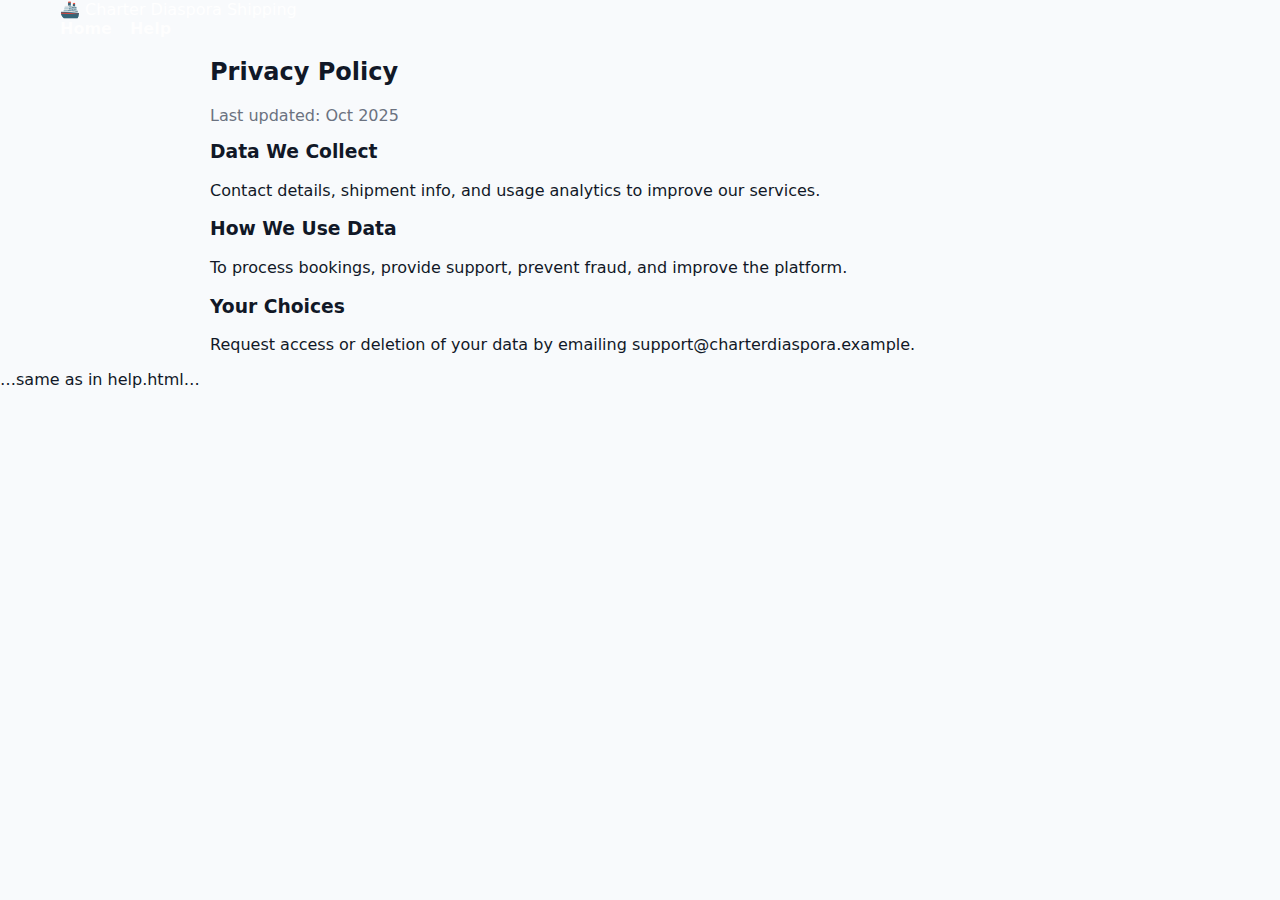
<file: privacy.html>
<!DOCTYPE html>
<html lang="en">
<head>
  <meta charset="UTF-8" />
  <meta name="viewport" content="width=device-width, initial-scale=1.0"/>
  <title>Privacy Policy • Charter Diaspora</title>
  <link rel="stylesheet" href="style.css" />
</head>
<body>
  <nav>
    <div class="container">
      <div class="logo"><a href="index.html" style="color:#fff;text-decoration:none">🚢 Charter Diaspora Shipping</a></div>
      <div class="nav-links"><a href="index.html">Home</a><a href="help.html">Help</a></div>
    </div>
  </nav>

  <section class="listings-section">
    <div class="container" style="max-width:900px">
      <h2>Privacy Policy</h2>
      <p style="color:#6b7280">Last updated: Oct 2025</p>
      <h3 style="margin-top:16px">Data We Collect</h3>
      <p>Contact details, shipment info, and usage analytics to improve our services.</p>
      <h3>How We Use Data</h3>
      <p>To process bookings, provide support, prevent fraud, and improve the platform.</p>
      <h3>Your Choices</h3>
      <p>Request access or deletion of your data by emailing support@charterdiaspora.example.</p>
    </div>
  </section>

  <footer>…same as in help.html…</footer>
</body>
</html>
</file>
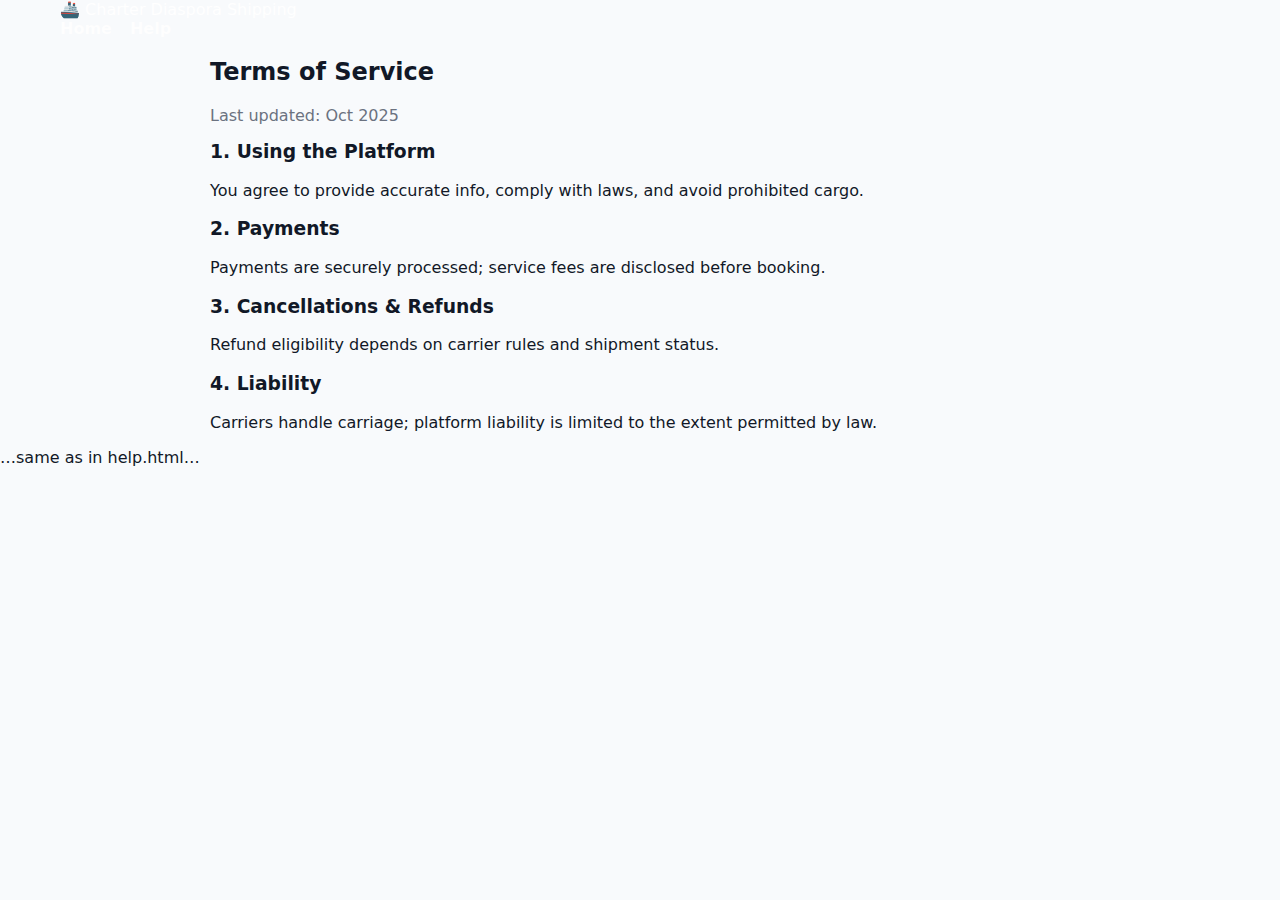
<file: terms.html>
<!DOCTYPE html>
<html lang="en">
<head>
  <meta charset="UTF-8" />
  <meta name="viewport" content="width=device-width, initial-scale=1.0"/>
  <title>Terms of Service • Charter Diaspora</title>
  <link rel="stylesheet" href="style.css" />
</head>
<body>
  <nav>
    <div class="container">
      <div class="logo"><a href="index.html" style="color:#fff;text-decoration:none">🚢 Charter Diaspora Shipping</a></div>
      <div class="nav-links"><a href="index.html">Home</a><a href="help.html">Help</a></div>
    </div>
  </nav>

  <section class="listings-section">
    <div class="container" style="max-width:900px">
      <h2>Terms of Service</h2>
      <p style="color:#6b7280">Last updated: Oct 2025</p>
      <h3 style="margin-top:16px">1. Using the Platform</h3>
      <p>You agree to provide accurate info, comply with laws, and avoid prohibited cargo.</p>
      <h3>2. Payments</h3>
      <p>Payments are securely processed; service fees are disclosed before booking.</p>
      <h3>3. Cancellations & Refunds</h3>
      <p>Refund eligibility depends on carrier rules and shipment status.</p>
      <h3>4. Liability</h3>
      <p>Carriers handle carriage; platform liability is limited to the extent permitted by law.</p>
    </div>
  </section>

  <footer>…same as in help.html…</footer>
</body>
</html>
</file>
<file: style.css>
:root{
  --nav: #1e40af;
  --nav2:#3b82f6;
  --ink:#111827;
  --ink-2:#374151;
  --ink-3:#6b7280;
  --bg:#f8fafc;
  --card:#ffffff;
  --ok:#10b981;
  --ok-2:#059669;
  --ring: rgba(17,24,39,.08);
}

/* layout */
*{box-sizing:border-box}
html,body{margin:0;padding:0}
body{font-family:-apple-system,BlinkMacSystemFont,"Segoe UI",Roboto,Inter,system-ui,Arial,sans-serif;color:var(--ink);background:var(--bg);}

/* containers */
.container{max-width:1200px;margin:0 auto;padding:0 20px}

/* ===== NAVBAR ===== */
.nav{position:sticky;top:0;z-index:50;background:linear-gradient(135deg,var(--nav) 0%,var(--nav2) 100%);color:#fff;box-shadow:0 6px 24px rgba(0,0,0,.08)}
.nav-row{display:flex;align-items:center;justify-content:space-between;min-height:68px}
.brand{display:flex;align-items:center;gap:10px;text-decoration:none;color:#fff}
.brand-emoji{font-size:24px}
.brand-text{line-height:1.1;font-weight:800}

.nav-links{display:flex;gap:18px;align-items:center}
.nav-links a{color:#fff;text-decoration:none;font-weight:600;opacity:.95}
.nav-links a:hover{opacity:.8}

/* menu (Airbnb-like popover) */
.menu-wrapper{position:relative}
.menu-trigger{
  display:inline-flex;align-items:center;gap:10px;
  padding:8px 12px;background:transparent;border:1px solid rgba(255,255,255,.35);
  color:#fff;border-radius:999px;cursor:pointer;transition:background .2s,border-color .2s;
}
.menu-trigger:hover{background:rgba(255,255,255,.08);border-color:#fff}
.menu-icon{font-size:14px;line-height:1}
.menu-avatar{width:26px;height:26px;border-radius:50%;display:inline-flex;align-items:center;justify-content:center;background:#fff;color:var(--nav);font-weight:900;font-size:12px}

.menu-panel{
  position:absolute;top:48px;right:0;width:320px;background:#fff;border-radius:16px;
  box-shadow:0 24px 60px rgba(0,0,0,.22),0 6px 18px rgba(0,0,0,.12);
  padding:10px;border:1px solid #eef2f7;display:none;z-index:60;
}
.menu-panel.open{display:block;animation:panel .12s ease-out}
@keyframes panel{from{opacity:0;transform:translateY(4px)}to{opacity:1;transform:translateY(0)}}
.menu-section{padding:6px 0;border-top:1px solid #f1f5f9}
.menu-section:first-child{border-top:none}
.menu-label{font-size:12px;font-weight:700;color:#6b7280;text-transform:uppercase;letter-spacing:.02em;padding:6px 12px}
.menu-item{display:block;padding:12px;border-radius:10px;color:#111827;text-decoration:none;font-weight:600}
.menu-item:hover{background:#f8fafc}

/* ===== HERO ===== */
.hero{
  background:linear-gradient(135deg,#1e3a8a 0%,#3b82f6 50%,#06b6d4 100%);
  color:#fff;padding:72px 0 48px;text-align:center;position:relative;overflow:hidden;
}
.hero-title{font-size:40px;line-height:1.15;margin:0 0 10px;font-weight:900;text-shadow:0 4px 18px rgba(0,0,0,.18)}
.hero-sub{opacity:.96;margin:0 0 28px;font-size:18px}

/* shipping toggle */
.toggle{display:flex;gap:14px;justify-content:center;margin:16px 0 24px}
.toggle-btn{
  padding:12px 24px;border-radius:999px;border:2px solid #fff;background:transparent;color:#fff;
  font-weight:800;cursor:pointer;transition:all .2s;
}
.toggle-btn.active{background:#fff;color:#1e40af}
.toggle-btn:hover{transform:translateY(-1px)}

/* search card */
.search-card{
  background:#fff;max-width:920px;margin:0 auto;padding:24px;border-radius:20px;
  box-shadow:0 18px 48px rgba(0,0,0,.18);
}
.search-row{display:grid;grid-template-columns:repeat(auto-fit,minmax(220px,1fr));gap:12px;margin-bottom:12px}
.input{
  appearance:none;width:100%;padding:12px 14px;border:2px solid #e5e7eb;border-radius:12px;font-size:16px;outline:none;
}
.input:focus{border-color:#3b82f6;box-shadow:0 0 0 4px rgba(59,130,246,.12)}

/* buttons */
.btn{display:inline-block;border:none;border-radius:12px;padding:14px 18px;font-weight:800;cursor:pointer}
.btn-success{background:var(--ok);color:#fff;width:100%}
.btn-success:hover{background:var(--ok-2)}

/* ===== SECTIONS ===== */
.section{padding:64px 0}
.section.slim{padding:40px 0}
.section-title{text-align:center;font-size:28px;margin:0 0 24px}

.grid-4{display:grid;grid-template-columns:repeat(auto-fit,minmax(220px,1fr));gap:16px}
.card{background:#fff;border-radius:16px;padding:20px;border:1px solid #eef2f7;box-shadow:0 6px 18px var(--ring)}
.feat{text-align:center}
.feat-ico{font-size:40px;margin-bottom:8px}

/* ===== FOOTER ===== */
.footer{background:#111827;color:#e5e7eb;margin-top:64px}
.footer-grid{display:grid;grid-template-columns:repeat(auto-fit,minmax(200px,1fr));gap:24px;padding:32px 0}
.footer a{display:block;color:#cbd5e1;text-decoration:none;margin:6px 0}
.footer a:hover{color:#fff}
.footer h4{color:#93c5fd;margin:0 0 8px}
.footer-bottom{text-align:center;padding:16px;border-top:1px solid #1f2937;color:#9ca3af}

/* ===== RESPONSIVE ===== */
@media (max-width: 900px){
  .nav-links{display:none} /* keep it simple; rely on the “More” menu on small screens */
  .hero-title{font-size:32px}
}
</file>
